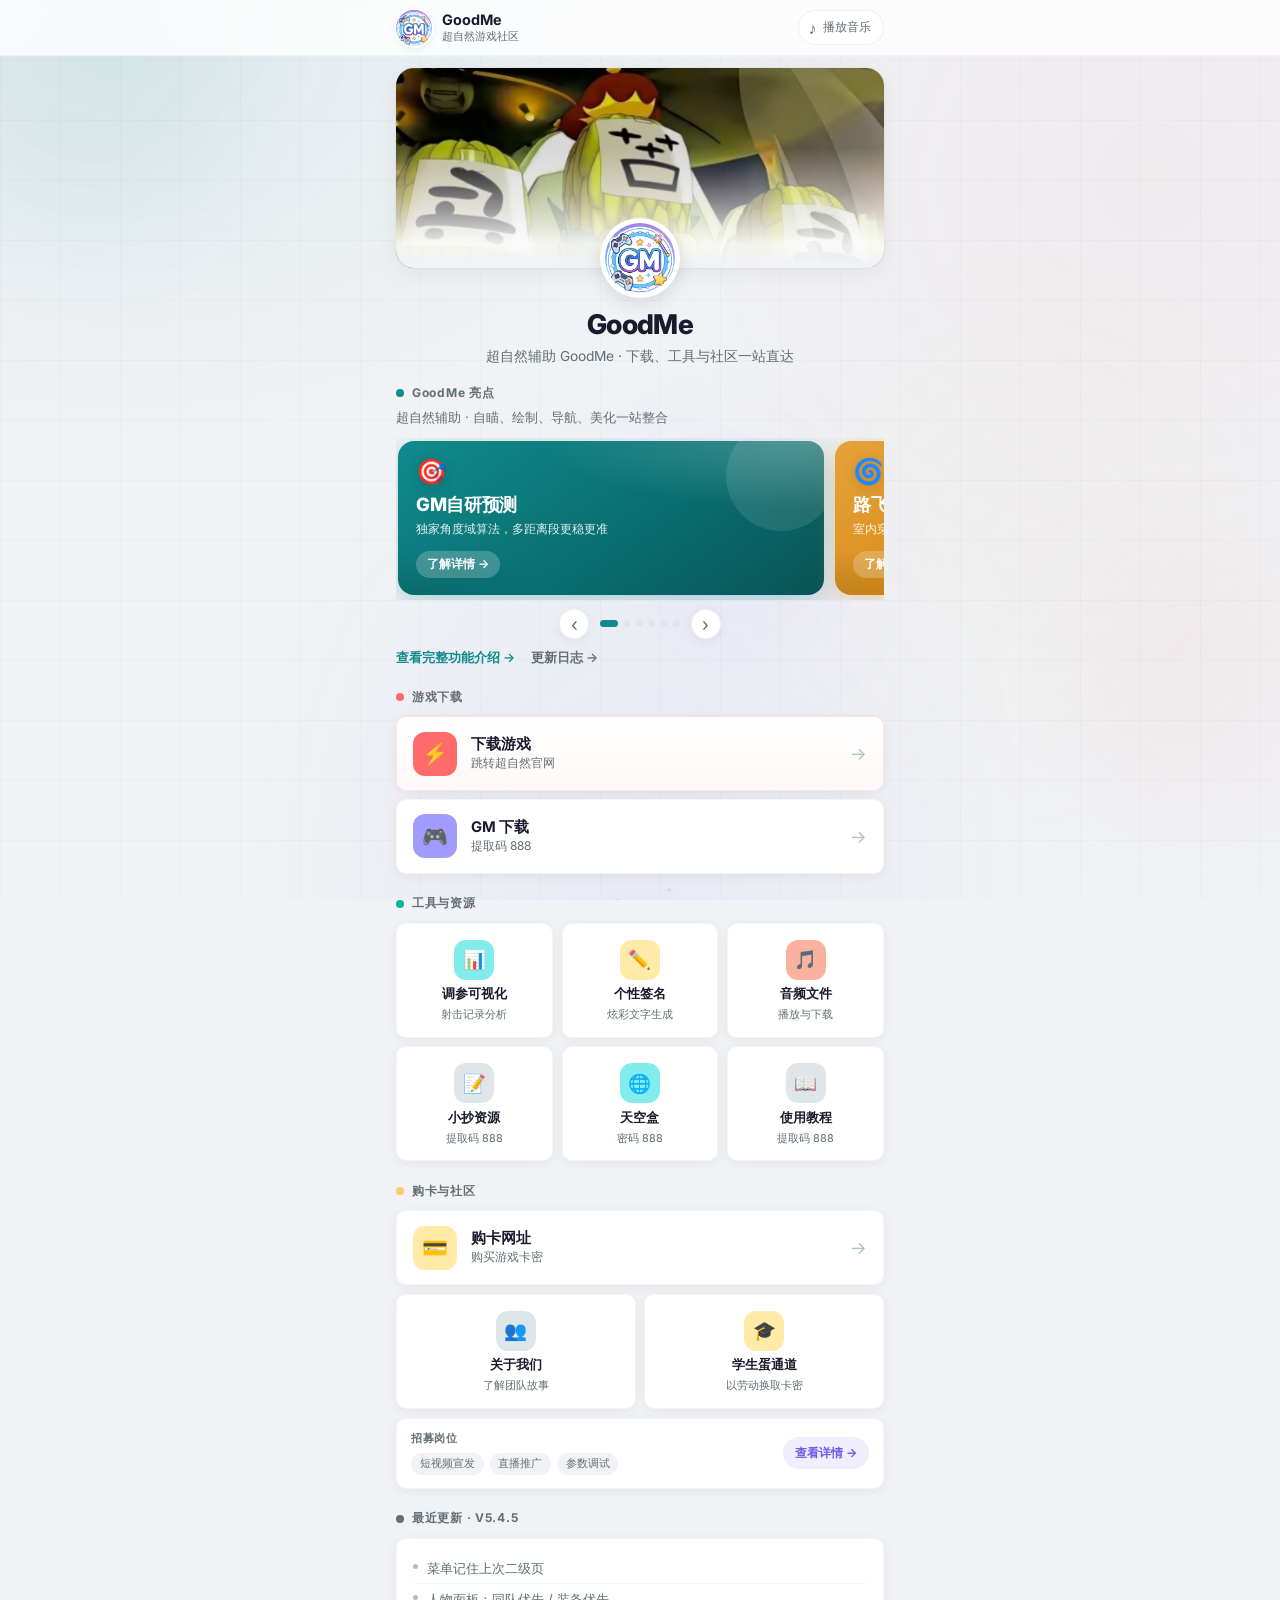
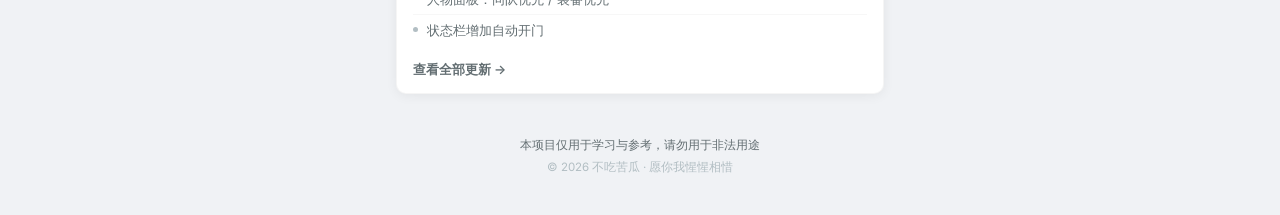
<file: index.html>
<!DOCTYPE html>
<html lang="zh-CN">
<head>
  <meta charset="UTF-8" />
  <meta name="viewport" content="width=device-width, initial-scale=1.0"/>
  <title>GoodMe | 超自然社区</title>
  <link rel="preconnect" href="https://fonts.googleapis.com">
  <link rel="preconnect" href="https://fonts.gstatic.com" crossorigin>
  <link href="https://fonts.googleapis.com/css2?family=Inter:wght@400;500;600;700;800;900&display=swap" rel="stylesheet">
  <link rel="stylesheet" href="./css/style.css" />
  <link rel="icon" href="./assets/images/avatar.jpg" type="image/jpeg" />
</head>
<body>

  <div class="mouse-glow" id="mouseGlow"></div>
  <div class="bg-deco bg-deco-1"></div>
  <div class="bg-deco bg-deco-2"></div>
  <div class="bg-deco bg-deco-3"></div>
  <div class="bg-grid"></div>

  <audio id="bg-music" loop>
    <source src="./assets/music/bg.m4a" type="audio/mp4">
  </audio>

  <!-- ===== Top Bar ===== -->
  <div class="top-bar">
    <div class="top-bar-inner">
      <div class="top-brand">
        <div class="top-avatar" id="top-avatar" style="background-image:url(./assets/images/avatar.jpg)" role="button" aria-label="品牌头像"></div>
        <div>
          <div class="top-name">GoodMe</div>
          <div class="top-tag">超自然游戏社区</div>
        </div>
      </div>
      <button class="music-pill" id="music-btn" type="button">
        <span class="music-pill-icon">♪</span>
        <span class="music-pill-text" id="music-label">播放音乐</span>
      </button>
    </div>
  </div>

  <!-- ===== Hero ===== -->
  <header class="hero" id="hero">
    <div class="hero-bg" id="hero-bg">
      <div class="hero-img" id="hero-img"></div>
      <div class="hero-img-overlay"></div>
      <div class="hero-img-gradient"></div>
    </div>
    <div class="hero-content">
      <div class="hero-avatar-wrap">
        <img src="./assets/images/avatar.jpg" alt="" class="hero-avatar" />
      </div>
      <h1 class="hero-title">GoodMe</h1>
      <p class="hero-desc">超自然辅助 GoodMe · 下载、工具与社区一站直达</p>
    </div>
  </header>

  <main class="content">

    <!-- ===== GoodMe Highlights ===== -->
    <section class="block">
      <div class="block-label">
        <span class="block-dot" style="background:#0f8b8d"></span>
        GoodMe 亮点
      </div>
      <p class="block-lead">超自然辅助 · 自瞄、绘制、导航、美化一站整合</p>
      <div class="feature-showcase" id="feature-showcase">
        <div class="feature-showcase-track" id="feature-showcase-track">
          <a href="./features.html#aimbot" class="feature-slide feature-slide-teal">
            <span class="feature-slide-icon">🎯</span>
            <span class="feature-slide-title">GM自研预测</span>
            <span class="feature-slide-sub">独家角度域算法，多距离段更稳更准</span>
            <span class="feature-slide-cta">了解详情 →</span>
          </a>
          <a href="./features.html#aimbot" class="feature-slide feature-slide-amber">
            <span class="feature-slide-icon">🌀</span>
            <span class="feature-slide-title">路飞静默</span>
            <span class="feature-slide-sub">室内穿墙静默，近战局更有优势</span>
            <span class="feature-slide-cta">了解详情 →</span>
          </a>
          <a href="./features.html#beautify" class="feature-slide feature-slide-pink">
            <span class="feature-slide-icon">✨</span>
            <span class="feature-slide-title">美化与卡头</span>
            <span class="feature-slide-sub">全角色/道具皮肤混搭，自由卡头</span>
            <span class="feature-slide-cta">了解详情 →</span>
          </a>
          <a href="./features.html#teleport" class="feature-slide feature-slide-green">
            <span class="feature-slide-icon">🗺️</span>
            <span class="feature-slide-title">导航与小抄</span>
            <span class="feature-slide-sub">地图路线绘制 + 小抄窗口直奔目标</span>
            <span class="feature-slide-cta">了解详情 →</span>
          </a>
          <a href="./features.html#features" class="feature-slide feature-slide-purple">
            <span class="feature-slide-icon">🙌</span>
            <span class="feature-slide-title">解放双手</span>
            <span class="feature-slide-sub">拾取、开门、提交、撤离自动化</span>
            <span class="feature-slide-cta">了解详情 →</span>
          </a>
          <a href="./features.html#settings" class="feature-slide feature-slide-coral">
            <span class="feature-slide-icon">📺</span>
            <span class="feature-slide-title">主播模式</span>
            <span class="feature-slide-sub">录屏截图捕不到菜单，开播更安心</span>
            <span class="feature-slide-cta">了解详情 →</span>
          </a>
        </div>
        <div class="feature-showcase-controls">
          <button type="button" class="feature-showcase-arrow" id="feature-prev" aria-label="上一项">‹</button>
          <div class="feature-showcase-dots" id="feature-showcase-dots" role="tablist" aria-label="亮点切换"></div>
          <button type="button" class="feature-showcase-arrow" id="feature-next" aria-label="下一项">›</button>
        </div>
      </div>
      <div class="block-actions">
        <a href="./features.html" class="text-link text-link-primary">查看完整功能介绍 →</a>
        <a href="./changelog.html" class="text-link">更新日志 →</a>
      </div>
    </section>

    <!-- ===== Downloads ===== -->
    <section class="block" id="downloads">
      <div class="block-label">
        <span class="block-dot" style="background:#ff6b6b"></span>
        游戏下载
      </div>
      <div class="link-stack">
        <a href="https://www.chaoziran.com/" class="btn-download btn-download-primary" target="_blank" rel="noopener noreferrer">
          <span class="btn-download-icon" style="background:#ff6b6b">⚡</span>
          <span class="btn-download-body">
            <span class="btn-download-title">下载游戏</span>
            <span class="btn-download-sub">跳转超自然官网</span>
          </span>
          <span class="btn-download-arrow">→</span>
        </a>
        <a href="https://wwbeq.lanzoub.com/b019vpbl8d" class="btn-download" target="_blank" rel="noopener noreferrer">
          <span class="btn-download-icon" style="background:#a29bfe">🎮</span>
          <span class="btn-download-body">
            <span class="btn-download-title">GM 下载</span>
            <span class="btn-download-sub">提取码 888</span>
          </span>
          <span class="btn-download-arrow">→</span>
        </a>
      </div>
    </section>

    <!-- ===== Tools & Resources ===== -->
    <section class="block">
      <div class="block-label">
        <span class="block-dot" style="background:#00b894"></span>
        工具与资源
      </div>
      <div class="card-grid card-grid-3">
        <a href="./tuning.html" class="card-sm">
          <span class="card-sm-icon" style="background:#81ecec;color:#00b894">📊</span>
          <span class="card-sm-title">调参可视化</span>
          <span class="card-sm-sub">射击记录分析</span>
        </a>
        <a href="./signature.html" class="card-sm" id="sig-btn">
          <span class="card-sm-icon" style="background:#ffeaa7;color:#d68910">✏️</span>
          <span class="card-sm-title">个性签名</span>
          <span class="card-sm-sub">炫彩文字生成</span>
        </a>
        <a href="./audio.html" class="card-sm">
          <span class="card-sm-icon" style="background:#fab1a0;color:#d63031">🎵</span>
          <span class="card-sm-title">音频文件</span>
          <span class="card-sm-sub">播放与下载</span>
        </a>
        <a href="https://wwbeq.lanzoub.com/b019w0t9wj" class="card-sm" target="_blank" rel="noopener noreferrer">
          <span class="card-sm-icon" style="background:#dfe6e9;color:#636e72">📝</span>
          <span class="card-sm-title">小抄资源</span>
          <span class="card-sm-sub">提取码 888</span>
        </a>
        <a href="https://wwbeq.lanzoub.com/b019w0t9uh" class="card-sm" target="_blank" rel="noopener noreferrer">
          <span class="card-sm-icon" style="background:#81ecec;color:#00b894">🌐</span>
          <span class="card-sm-title">天空盒</span>
          <span class="card-sm-sub">密码 888</span>
        </a>
        <a href="https://wwbeq.lanzoub.com/b019vrc8uf" class="card-sm" id="usage-btn" target="_blank" rel="noopener noreferrer">
          <span class="card-sm-icon" style="background:#dfe6e9;color:#636e72">📖</span>
          <span class="card-sm-title">使用教程</span>
          <span class="card-sm-sub">提取码 888</span>
        </a>
      </div>
    </section>

    <!-- ===== Shop & Community ===== -->
    <section class="block">
      <div class="block-label">
        <span class="block-dot" style="background:#fdcb6e"></span>
        购卡与社区
      </div>
      <div class="link-stack">
        <a href="https://jyy.xslnb.com/shop/goodme" class="btn-download" target="_blank" rel="noopener noreferrer">
          <span class="btn-download-icon" style="background:#ffeaa7;color:#d68910">💳</span>
          <span class="btn-download-body">
            <span class="btn-download-title">购卡网址</span>
            <span class="btn-download-sub">购买游戏卡密</span>
          </span>
          <span class="btn-download-arrow">→</span>
        </a>
      </div>
      <div class="card-grid" style="margin-top:0.55rem">
        <button class="card-sm" id="about-btn" type="button">
          <span class="card-sm-icon" style="background:#dfe6e9;color:#6c5ce7">👥</span>
          <span class="card-sm-title">关于我们</span>
          <span class="card-sm-sub">了解团队故事</span>
        </button>
        <button class="card-sm" id="join-btn" type="button">
          <span class="card-sm-icon" style="background:#ffeaa7;color:#d68910">🎓</span>
          <span class="card-sm-title">学生蛋通道</span>
          <span class="card-sm-sub">以劳动换取卡密</span>
        </button>
      </div>

      <div class="recruit-bar">
        <div class="recruit-bar-main">
          <span class="recruit-bar-label">招募岗位</span>
          <div class="recruit-bar-items">
            <span class="recruit-bar-pill">短视频宣发</span>
            <span class="recruit-bar-pill">直播推广</span>
            <span class="recruit-bar-pill">参数调试</span>
          </div>
        </div>
        <button class="recruit-bar-more" id="recruit-more-btn" type="button">查看详情 →</button>
      </div>
    </section>

    <!-- ===== Recent Updates ===== -->
    <section class="block">
      <div class="block-label">
        <span class="block-dot" style="background:#636e72"></span>
        最近更新 · V5.4.5
      </div>
      <div class="update-panel">
        <ul class="update-list">
          <li>菜单记住上次二级页</li>
          <li>人物面板：同队优先 / 装备优先</li>
          <li>状态栏增加自动开门</li>
        </ul>
        <a href="./changelog.html" class="text-link">查看全部更新 →</a>
      </div>
    </section>

    <!-- ===== Footer ===== -->
    <footer>
      <p class="footer-disclaimer">本项目仅用于学习与参考，请勿用于非法用途</p>
      <p>© 2026 不吃苦瓜 · 愿你我惺惺相惜</p>
    </footer>

  </main>

  <!-- ===== Modals ===== -->
  <div class="modal" id="about-modal">
    <div class="modal-overlay"></div>
    <div class="modal-box">
      <div class="modal-box-head">
        <h3>👥 关于我们</h3>
        <button class="modal-box-x" data-close="about-modal" type="button">&times;</button>
      </div>
      <div class="modal-box-body">
        <p>我们是一群热爱技术的开发者，致力于为玩家提供下载入口、实用工具与学习资源。欢迎加入 GoodMe 一起交流成长。</p>
        <p class="modal-note">本项目仅供学习与参考，请勿用于非法用途。</p>
      </div>
    </div>
  </div>

  <div class="modal" id="sponsor-modal">
    <div class="modal-overlay"></div>
    <div class="modal-box">
      <div class="modal-box-head">
        <h3>🎓 学生蛋通道</h3>
        <button class="modal-box-x" data-close="sponsor-modal" type="button">&times;</button>
      </div>
      <div class="modal-box-body">
        <p>如果你是学生党或暂时资金紧张，欢迎查看我们的招募要求！只要符合条件，通过付出劳动即可换取卡密作为回报。</p>
        <div class="modal-recruit">
          <h4>招募岗位</h4>
          <ul>
            <li>短视频宣发组 — 制作并推广游戏短视频内容</li>
            <li>直播宣发组 — 负责游戏直播推广与观众互动</li>
            <li>参数调试组 — 参与游戏参数测试与优化工作</li>
          </ul>
        </div>
        <div class="modal-contact">
          <p>对以上岗位感兴趣？欢迎加入我们的QQ群：</p>
          <a href="https://qm.qq.com/q/dhgh88RGRG" target="_blank" rel="noopener noreferrer" class="qq-link"><strong>点击加入群聊【GM宣传组】</strong></a>
        </div>
      </div>
    </div>
  </div>

  <script src="./js/script.js?v=20260326a"></script>
</body>
</html>
</file>
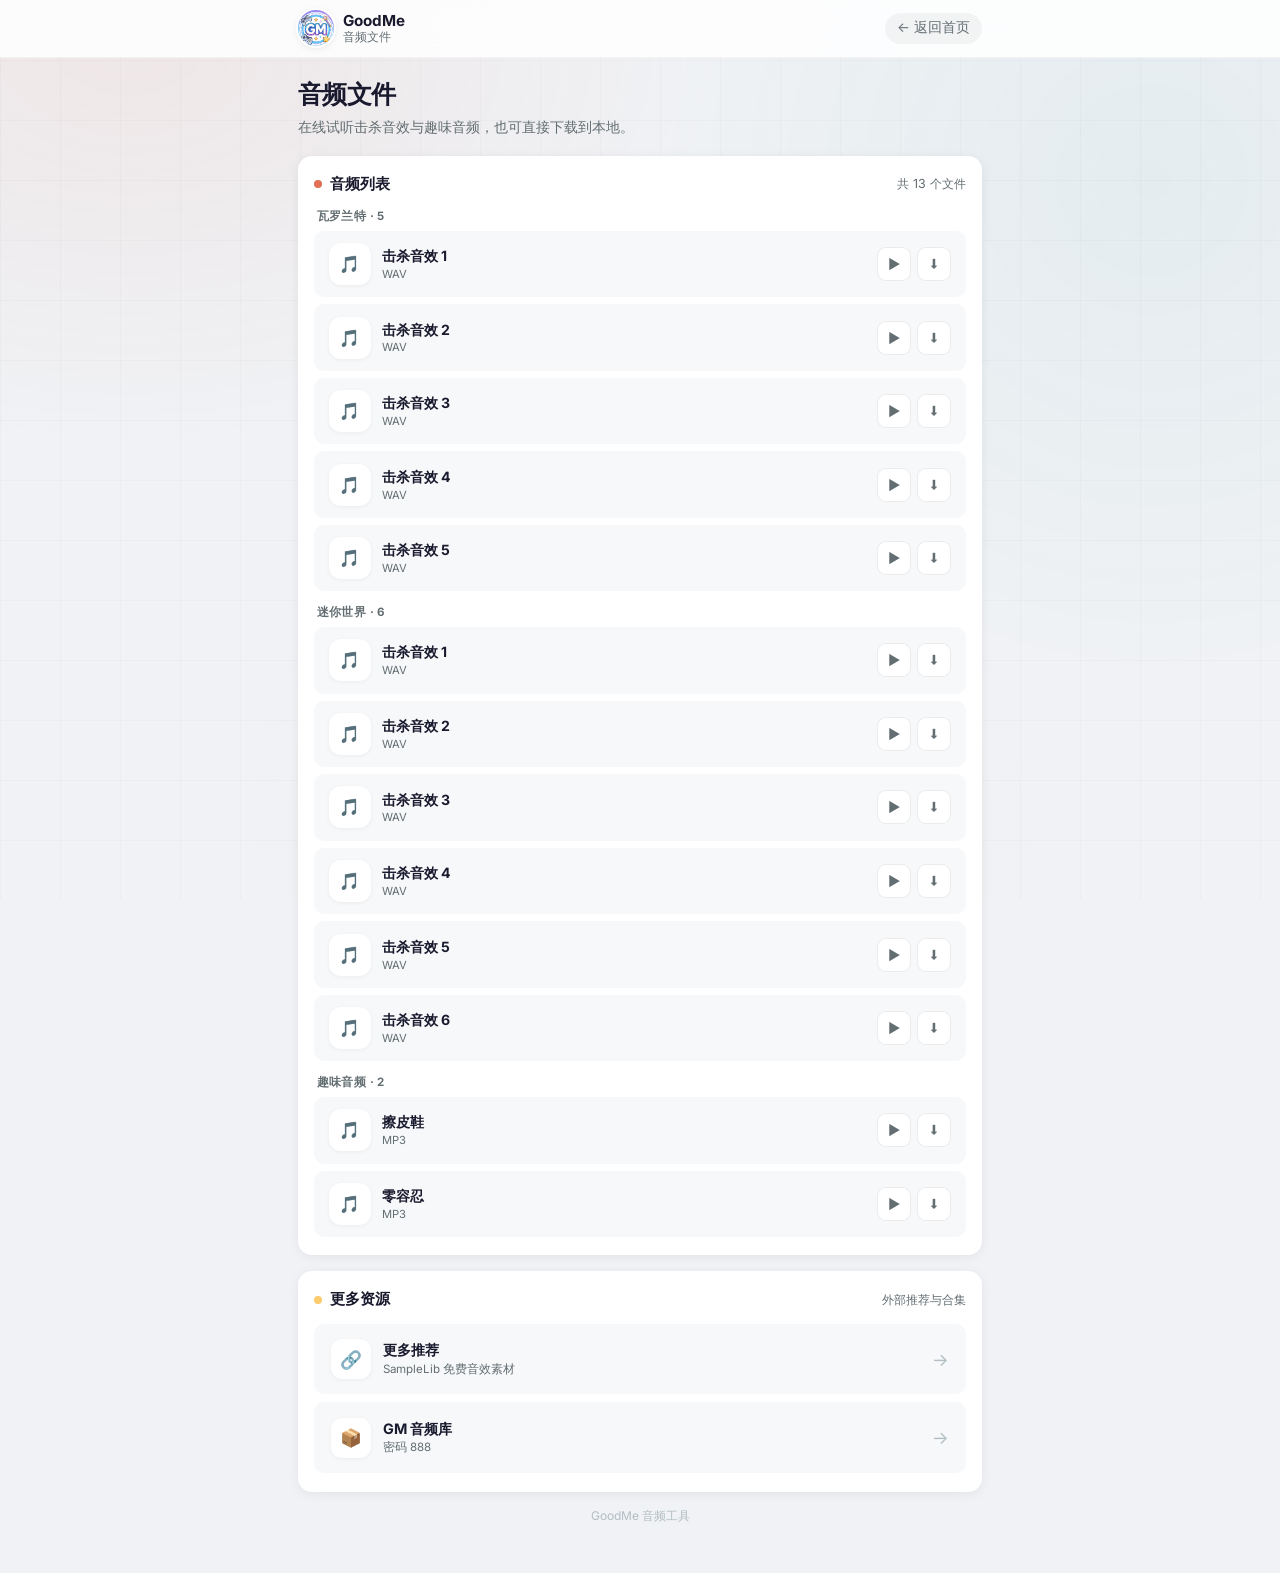
<file: audio.html>
<!DOCTYPE html>
<html lang="zh-CN">
<head>
  <meta charset="UTF-8" />
  <meta name="viewport" content="width=device-width, initial-scale=1.0"/>
  <title>音频文件 - GoodMe</title>
  <link rel="preconnect" href="https://fonts.googleapis.com">
  <link rel="preconnect" href="https://fonts.gstatic.com" crossorigin>
  <link href="https://fonts.googleapis.com/css2?family=Inter:wght@400;500;600;700;800;900&display=swap" rel="stylesheet">
  <link rel="icon" href="./assets/images/avatar.jpg" type="image/jpeg" />
  <style>
    :root {
      --bg: #f0f2f5;
      --surface: #ffffff;
      --text: #1a1a2e;
      --text-dim: #636e72;
      --text-muted: #b2bec3;
      --shadow: 0 2px 12px rgba(0,0,0,0.06);
      --shadow-hover: 0 6px 24px rgba(0,0,0,0.1);
      --radius: 14px;
      --radius-sm: 10px;
      --font: 'Inter', -apple-system, BlinkMacSystemFont, sans-serif;
      --primary: #e17055;
      --primary-soft: rgba(225, 112, 85, 0.12);
      --ease: 0.3s cubic-bezier(0.4, 0, 0.2, 1);
    }
    *, *::before, *::after { margin: 0; padding: 0; box-sizing: border-box; }
    body {
      font-family: var(--font);
      background: var(--bg);
      color: var(--text);
      min-height: 100vh;
      -webkit-font-smoothing: antialiased;
      padding-bottom: 3rem;
      position: relative;
    }
    body::before {
      content: '';
      position: fixed;
      inset: 0;
      background:
        radial-gradient(ellipse 600px 400px at 10% 5%, rgba(225, 112, 85, 0.08), transparent),
        radial-gradient(ellipse 500px 500px at 90% 20%, rgba(15, 139, 141, 0.05), transparent),
        radial-gradient(ellipse 400px 500px at 50% 95%, rgba(253, 203, 110, 0.05), transparent);
      pointer-events: none;
      z-index: 0;
    }
    .bg-grid {
      position: fixed;
      inset: 0;
      background-image:
        linear-gradient(rgba(0,0,0,0.02) 1px, transparent 1px),
        linear-gradient(90deg, rgba(0,0,0,0.02) 1px, transparent 1px);
      background-size: 60px 60px;
      pointer-events: none;
      z-index: 0;
    }

    .top-bar {
      position: sticky;
      top: 0;
      z-index: 100;
      background: rgba(255,255,255,0.85);
      backdrop-filter: blur(16px);
      -webkit-backdrop-filter: blur(16px);
      border-bottom: 1px solid rgba(0,0,0,0.04);
    }
    .top-bar-inner {
      max-width: 720px;
      margin: 0 auto;
      padding: 0.65rem 1.1rem;
      display: flex;
      align-items: center;
      justify-content: space-between;
      gap: 0.75rem;
    }
    .top-brand {
      display: flex;
      align-items: center;
      gap: 0.6rem;
      text-decoration: none;
      color: var(--text);
    }
    .top-avatar {
      width: 36px; height: 36px;
      border-radius: 50%;
      background-image: url(./assets/images/avatar.jpg);
      background-size: cover;
      background-position: center;
      box-shadow: 0 0 0 2px #fff, 0 2px 8px rgba(0,0,0,0.1);
    }
    .top-name { font-weight: 700; font-size: 0.95rem; line-height: 1.2; }
    .top-tag { font-size: 0.72rem; color: var(--text-dim); }
    .back-link {
      font-size: 0.85rem;
      color: var(--text-dim);
      text-decoration: none;
      padding: 0.4rem 0.75rem;
      border-radius: 999px;
      background: rgba(0,0,0,0.04);
      transition: background var(--ease), color var(--ease);
      white-space: nowrap;
    }
    .back-link:hover { background: rgba(0,0,0,0.08); color: var(--text); }

    .content {
      max-width: 720px;
      margin: 0 auto;
      padding: 1.25rem 1.1rem 0;
      position: relative;
      z-index: 1;
    }

    .page-head { margin-bottom: 1.15rem; }
    .page-head h1 {
      font-size: 1.55rem;
      font-weight: 800;
      letter-spacing: -0.02em;
      margin-bottom: 0.35rem;
    }
    .page-head p {
      color: var(--text-dim);
      font-size: 0.9rem;
      line-height: 1.5;
    }

    .panel {
      background: var(--surface);
      border-radius: var(--radius);
      box-shadow: var(--shadow);
      padding: 1.1rem 1.05rem 1.15rem;
      margin-bottom: 1rem;
    }
    .panel-head {
      display: flex;
      align-items: baseline;
      justify-content: space-between;
      gap: 0.75rem;
      margin-bottom: 0.85rem;
      flex-wrap: wrap;
    }
    .panel-title {
      font-size: 0.95rem;
      font-weight: 700;
      display: flex;
      align-items: center;
      gap: 0.45rem;
    }
    .panel-dot {
      width: 8px; height: 8px;
      border-radius: 50%;
      flex-shrink: 0;
    }
    .panel-desc {
      font-size: 0.78rem;
      color: var(--text-dim);
    }

    .group-label {
      font-size: 0.72rem;
      font-weight: 700;
      color: var(--text-dim);
      letter-spacing: 0.03em;
      margin: 0.85rem 0 0.45rem;
      padding-left: 0.15rem;
    }
    .group-label:first-child { margin-top: 0; }

    .audio-stack {
      display: flex;
      flex-direction: column;
      gap: 0.45rem;
    }

    .audio-card {
      background: #f7f8fa;
      border: 1.5px solid transparent;
      border-radius: var(--radius-sm);
      padding: 0.7rem 0.85rem;
      transition: var(--ease);
    }
    .audio-card:hover {
      background: #f3f4f6;
      border-color: rgba(0,0,0,0.04);
    }
    .audio-card.playing {
      border-color: rgba(225, 112, 85, 0.35);
      background: rgba(225, 112, 85, 0.06);
      box-shadow: 0 0 0 3px var(--primary-soft);
    }

    .audio-row {
      display: flex;
      align-items: center;
      gap: 0.7rem;
    }

    .audio-icon {
      width: 42px;
      height: 42px;
      border-radius: 12px;
      display: flex;
      align-items: center;
      justify-content: center;
      font-size: 1.05rem;
      flex-shrink: 0;
      background: #fff;
      box-shadow: 0 1px 4px rgba(0,0,0,0.05);
    }
    .audio-card.playing .audio-icon {
      background: var(--primary);
      color: #fff;
      box-shadow: none;
    }

    .audio-info { flex: 1; min-width: 0; }
    .audio-name {
      font-weight: 700;
      font-size: 0.88rem;
      line-height: 1.3;
      white-space: nowrap;
      overflow: hidden;
      text-overflow: ellipsis;
    }
    .audio-meta {
      font-size: 0.7rem;
      color: var(--text-dim);
      margin-top: 0.1rem;
    }

    .audio-actions {
      display: flex;
      gap: 0.35rem;
      flex-shrink: 0;
    }
    .audio-btn {
      width: 34px;
      height: 34px;
      border: 1.5px solid rgba(0,0,0,0.08);
      border-radius: 9px;
      background: #fff;
      cursor: pointer;
      display: flex;
      align-items: center;
      justify-content: center;
      font-size: 0.85rem;
      transition: var(--ease);
      color: var(--text-dim);
      font-family: var(--font);
      flex-shrink: 0;
    }
    .audio-btn:hover {
      border-color: var(--primary);
      color: var(--primary);
      background: var(--primary-soft);
    }
    .audio-btn.play-btn.playing {
      background: var(--primary);
      border-color: var(--primary);
      color: #fff;
    }
    .audio-btn.download-btn:hover {
      background: #0f8b8d;
      border-color: #0f8b8d;
      color: #fff;
    }

    .audio-progress-wrap {
      display: none;
      align-items: center;
      gap: 0.55rem;
      margin-top: 0.55rem;
      padding-left: 3.35rem;
    }
    .audio-card.playing .audio-progress-wrap { display: flex; }
    .audio-progress { flex: 1; }
    .audio-progress input[type="range"] {
      width: 100%;
      height: 4px;
      -webkit-appearance: none;
      appearance: none;
      background: rgba(0,0,0,0.1);
      border-radius: 999px;
      outline: none;
    }
    .audio-progress input[type="range"]::-webkit-slider-thumb {
      -webkit-appearance: none;
      width: 14px;
      height: 14px;
      border-radius: 50%;
      background: var(--primary);
      cursor: pointer;
      border: 2px solid #fff;
      box-shadow: 0 1px 4px rgba(0,0,0,0.2);
    }
    .audio-progress input[type="range"]::-moz-range-thumb {
      width: 14px;
      height: 14px;
      border-radius: 50%;
      background: var(--primary);
      cursor: pointer;
      border: 2px solid #fff;
      box-shadow: 0 1px 4px rgba(0,0,0,0.2);
    }
    .audio-time {
      font-size: 0.68rem;
      color: var(--text-dim);
      min-width: 72px;
      text-align: right;
      flex-shrink: 0;
      font-variant-numeric: tabular-nums;
    }

    .empty-state {
      text-align: center;
      padding: 2.5rem 1rem;
      color: var(--text-muted);
    }
    .empty-state-icon { font-size: 2.2rem; margin-bottom: 0.45rem; }
    .empty-state-text { font-size: 0.85rem; }

    .more-stack {
      display: flex;
      flex-direction: column;
      gap: 0.5rem;
    }
    .more-link {
      display: flex;
      align-items: center;
      gap: 0.75rem;
      padding: 0.9rem 1rem;
      background: #f7f8fa;
      border: 1.5px solid transparent;
      border-radius: var(--radius-sm);
      text-decoration: none;
      color: var(--text);
      transition: var(--ease);
    }
    .more-link:hover {
      background: #fff;
      border-color: rgba(0,0,0,0.06);
      box-shadow: var(--shadow);
      transform: translateY(-1px);
    }
    .more-link-icon {
      width: 40px; height: 40px;
      border-radius: 11px;
      background: #fff;
      display: flex;
      align-items: center;
      justify-content: center;
      font-size: 1.1rem;
      flex-shrink: 0;
      box-shadow: 0 1px 4px rgba(0,0,0,0.05);
    }
    .more-link-body { flex: 1; min-width: 0; }
    .more-link-title {
      display: block;
      font-weight: 700;
      font-size: 0.9rem;
      line-height: 1.3;
    }
    .more-link-sub {
      display: block;
      font-size: 0.72rem;
      color: var(--text-dim);
      margin-top: 0.1rem;
    }
    .more-link-arrow {
      font-size: 1.1rem;
      color: var(--text-muted);
      transition: var(--ease);
    }
    .more-link:hover .more-link-arrow {
      color: var(--primary);
      transform: translateX(3px);
    }

    .footer-note {
      text-align: center;
      color: var(--text-muted);
      font-size: 0.75rem;
      margin-top: 0.35rem;
    }

    @media (max-width: 480px) {
      .content { padding: 1rem 0.9rem 0; }
      .page-head h1 { font-size: 1.3rem; }
      .panel { padding: 1rem 0.9rem; }
      .audio-card { padding: 0.6rem 0.7rem; }
      .audio-row { gap: 0.5rem; }
      .audio-icon { width: 36px; height: 36px; font-size: 0.9rem; }
      .audio-btn { width: 32px; height: 32px; font-size: 0.8rem; }
      .audio-progress-wrap { padding-left: 2.9rem; }
    }
  </style>
</head>
<body>

  <div class="bg-grid"></div>

  <div class="top-bar">
    <div class="top-bar-inner">
      <a href="./index.html" class="top-brand">
        <div class="top-avatar"></div>
        <div>
          <div class="top-name">GoodMe</div>
          <div class="top-tag">音频文件</div>
        </div>
      </a>
      <a href="./index.html" class="back-link">← 返回首页</a>
    </div>
  </div>

  <div class="content">
    <div class="page-head">
      <h1>音频文件</h1>
      <p>在线试听击杀音效与趣味音频，也可直接下载到本地。</p>
    </div>

    <section class="panel">
      <div class="panel-head">
        <div class="panel-title">
          <span class="panel-dot" style="background:var(--primary)"></span>
          音频列表
        </div>
        <div class="panel-desc" id="audioCount">—</div>
      </div>
      <div id="audioList"></div>
    </section>

    <section class="panel">
      <div class="panel-head">
        <div class="panel-title">
          <span class="panel-dot" style="background:#fdcb6e"></span>
          更多资源
        </div>
        <div class="panel-desc">外部推荐与合集</div>
      </div>
      <div class="more-stack">
        <a href="https://samplelib.com/zh/sample-wav.html" class="more-link" target="_blank" rel="noopener noreferrer">
          <span class="more-link-icon">🔗</span>
          <span class="more-link-body">
            <span class="more-link-title">更多推荐</span>
            <span class="more-link-sub">SampleLib 免费音效素材</span>
          </span>
          <span class="more-link-arrow">→</span>
        </a>
        <a href="https://wwbeq.lanzoub.com/b019w0t9vi" class="more-link" target="_blank" rel="noopener noreferrer">
          <span class="more-link-icon">📦</span>
          <span class="more-link-body">
            <span class="more-link-title">GM 音频库</span>
            <span class="more-link-sub">密码 888</span>
          </span>
          <span class="more-link-arrow">→</span>
        </a>
      </div>
    </section>

    <p class="footer-note">GoodMe 音频工具</p>
  </div>

  <audio id="player"></audio>

  <script>
    var audioFiles = [
      { name: '击杀音效 1', group: '瓦罗兰特', file: './assets/music/killsounds/kill_1.wav', size: 'wav' },
      { name: '击杀音效 2', group: '瓦罗兰特', file: './assets/music/killsounds/kill_2.wav', size: 'wav' },
      { name: '击杀音效 3', group: '瓦罗兰特', file: './assets/music/killsounds/kill_3.wav', size: 'wav' },
      { name: '击杀音效 4', group: '瓦罗兰特', file: './assets/music/killsounds/kill_4.wav', size: 'wav' },
      { name: '击杀音效 5', group: '瓦罗兰特', file: './assets/music/killsounds/kill_5.wav', size: 'wav' },
      { name: '击杀音效 1', group: '迷你世界', file: './assets/music/mini/kill_1.wav', size: 'wav' },
      { name: '击杀音效 2', group: '迷你世界', file: './assets/music/mini/kill_2.wav', size: 'wav' },
      { name: '击杀音效 3', group: '迷你世界', file: './assets/music/mini/kill_3.wav', size: 'wav' },
      { name: '击杀音效 4', group: '迷你世界', file: './assets/music/mini/kill_4.wav', size: 'wav' },
      { name: '击杀音效 5', group: '迷你世界', file: './assets/music/mini/kill_5.wav', size: 'wav' },
      { name: '击杀音效 6', group: '迷你世界', file: './assets/music/mini/kill_6.wav', size: 'wav' },
      { name: '擦皮鞋', group: '趣味音频', file: './assets/music/擦皮鞋.mp3', size: 'mp3' },
      { name: '零容忍', group: '趣味音频', file: './assets/music/零容忍.mp3', size: 'mp3' },
    ];

    var player = document.getElementById('player');
    var audioList = document.getElementById('audioList');
    var audioCount = document.getElementById('audioCount');
    var currentIdx = -1;

    function formatTime(seconds) {
      if (isNaN(seconds)) return '0:00';
      var m = Math.floor(seconds / 60);
      var s = Math.floor(seconds % 60);
      return m + ':' + (s < 10 ? '0' : '') + s;
    }

    function downloadFile(url, filename) {
      var a = document.createElement('a');
      a.href = url;
      a.download = filename;
      document.body.appendChild(a);
      a.click();
      document.body.removeChild(a);
    }

    function groupFiles(list) {
      var order = [];
      var map = {};
      list.forEach(function (item, idx) {
        var g = item.group || '其他';
        if (!map[g]) {
          map[g] = [];
          order.push(g);
        }
        map[g].push({ item: item, idx: idx });
      });
      return order.map(function (g) {
        return { group: g, items: map[g] };
      });
    }

    function createCard(item, idx) {
      var card = document.createElement('div');
      card.className = 'audio-card' + (idx === currentIdx ? ' playing' : '');
      card.dataset.idx = idx;

      var row = document.createElement('div');
      row.className = 'audio-row';

      var icon = document.createElement('div');
      icon.className = 'audio-icon';
      icon.textContent = '🎵';

      var info = document.createElement('div');
      info.className = 'audio-info';
      var name = document.createElement('div');
      name.className = 'audio-name';
      name.textContent = item.name;
      var meta = document.createElement('div');
      meta.className = 'audio-meta';
      meta.textContent = item.size.toUpperCase();
      info.appendChild(name);
      info.appendChild(meta);

      var actions = document.createElement('div');
      actions.className = 'audio-actions';

      var playBtn = document.createElement('button');
      playBtn.type = 'button';
      playBtn.className = 'audio-btn play-btn' + (idx === currentIdx && !player.paused ? ' playing' : '');
      playBtn.setAttribute('aria-label', '播放');
      playBtn.textContent = (idx === currentIdx && !player.paused) ? '⏸' : '▶';
      playBtn.addEventListener('click', function () {
        togglePlay(idx);
      });

      var dlBtn = document.createElement('button');
      dlBtn.type = 'button';
      dlBtn.className = 'audio-btn download-btn';
      dlBtn.setAttribute('aria-label', '下载');
      dlBtn.textContent = '⬇';
      dlBtn.addEventListener('click', function () {
        downloadFile(item.file, item.file.split('/').pop());
      });

      actions.appendChild(playBtn);
      actions.appendChild(dlBtn);

      row.appendChild(icon);
      row.appendChild(info);
      row.appendChild(actions);
      card.appendChild(row);

      var progWrap = document.createElement('div');
      progWrap.className = 'audio-progress-wrap';
      var prog = document.createElement('div');
      prog.className = 'audio-progress';
      var range = document.createElement('input');
      range.type = 'range';
      range.min = 0;
      range.max = 100;
      range.value = 0;
      range.dataset.idx = idx;
      range.addEventListener('input', function () {
        if (player.duration) {
          player.currentTime = (range.value / 100) * player.duration;
        }
      });
      prog.appendChild(range);
      var time = document.createElement('div');
      time.className = 'audio-time';
      time.textContent = '0:00 / 0:00';
      progWrap.appendChild(prog);
      progWrap.appendChild(time);
      card.appendChild(progWrap);

      return card;
    }

    function renderList() {
      audioList.innerHTML = '';
      if (audioCount) audioCount.textContent = '共 ' + audioFiles.length + ' 个文件';

      if (audioFiles.length === 0) {
        audioList.innerHTML = '<div class="empty-state"><div class="empty-state-icon">🎵</div><div class="empty-state-text">暂无音频文件</div></div>';
        return;
      }

      var groups = groupFiles(audioFiles);
      groups.forEach(function (g) {
        var label = document.createElement('div');
        label.className = 'group-label';
        label.textContent = g.group + ' · ' + g.items.length;
        audioList.appendChild(label);

        var stack = document.createElement('div');
        stack.className = 'audio-stack';
        g.items.forEach(function (entry) {
          stack.appendChild(createCard(entry.item, entry.idx));
        });
        audioList.appendChild(stack);
      });
    }

    function togglePlay(idx) {
      var file = audioFiles[idx];
      if (currentIdx === idx && !player.paused) {
        player.pause();
      } else if (currentIdx === idx && player.paused) {
        player.play();
      } else {
        currentIdx = idx;
        player.src = file.file;
        player.play();
        updatePlayingUI();
      }
    }

    function updatePlayingUI() {
      var cards = audioList.querySelectorAll('.audio-card');
      cards.forEach(function (c) {
        var i = parseInt(c.dataset.idx, 10);
        var active = i === currentIdx;
        c.classList.toggle('playing', active);
        var btn = c.querySelector('.play-btn');
        if (!btn) return;
        var isPlaying = active && !player.paused;
        btn.textContent = isPlaying ? '⏸' : '▶';
        btn.classList.toggle('playing', isPlaying);
      });
    }

    player.addEventListener('play', updatePlayingUI);
    player.addEventListener('pause', updatePlayingUI);

    player.addEventListener('timeupdate', function () {
      var cards = audioList.querySelectorAll('.audio-card');
      cards.forEach(function (c) {
        var i = parseInt(c.dataset.idx, 10);
        if (i !== currentIdx) return;
        var time = c.querySelector('.audio-time');
        var range = c.querySelector('.audio-progress input');
        if (time) time.textContent = formatTime(player.currentTime) + ' / ' + formatTime(player.duration);
        if (range && player.duration) range.value = (player.currentTime / player.duration) * 100;
      });
    });

    player.addEventListener('ended', function () {
      currentIdx = -1;
      updatePlayingUI();
    });

    renderList();
  </script>
</body>
</html>
</file>
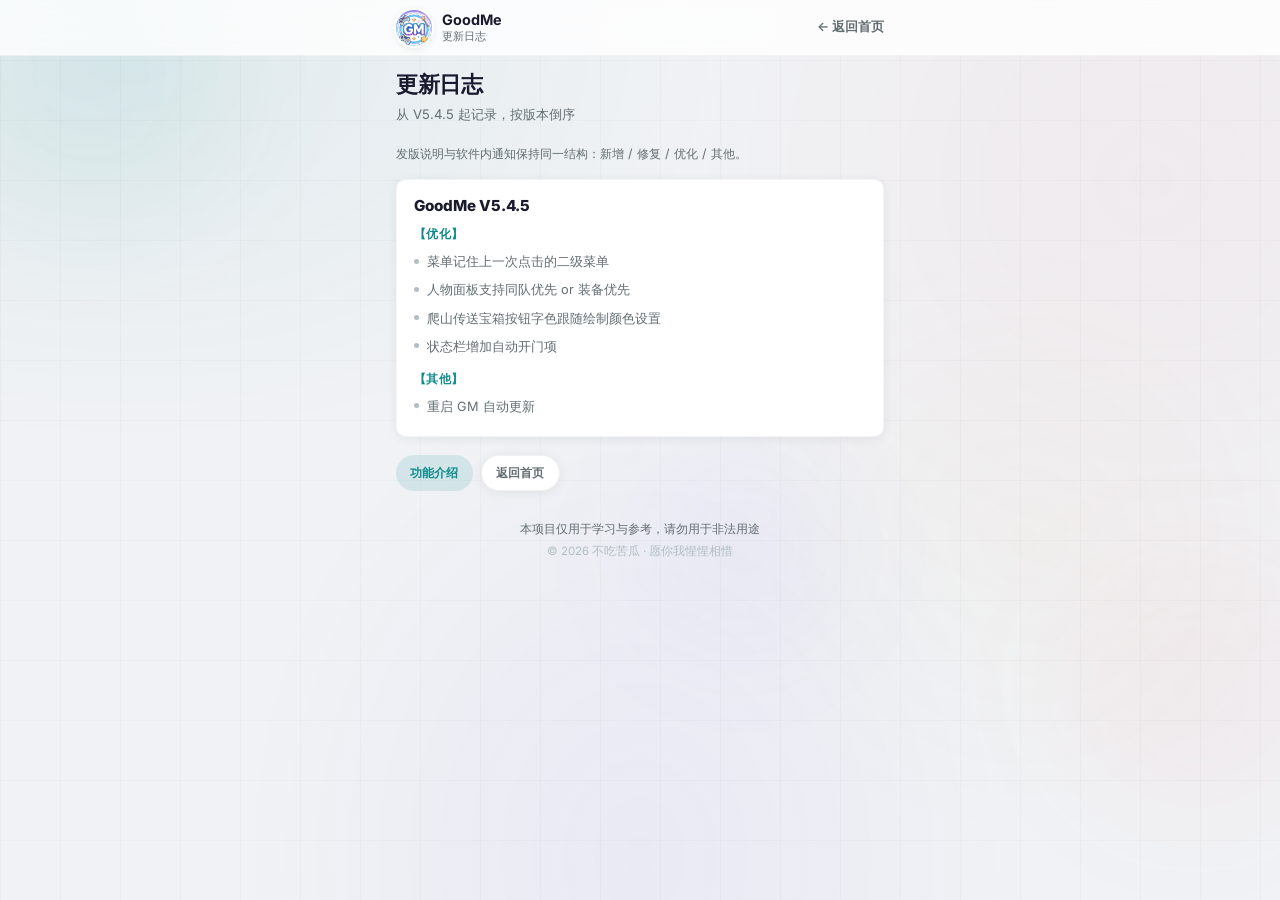
<file: changelog.html>
<!DOCTYPE html>
<html lang="zh-CN">
<head>
  <meta charset="UTF-8" />
  <meta name="viewport" content="width=device-width, initial-scale=1.0"/>
  <title>更新日志 | GoodMe</title>
  <link rel="preconnect" href="https://fonts.googleapis.com">
  <link rel="preconnect" href="https://fonts.gstatic.com" crossorigin>
  <link href="https://fonts.googleapis.com/css2?family=Inter:wght@400;500;600;700;800;900&display=swap" rel="stylesheet">
  <link rel="stylesheet" href="./css/style.css" />
  <link rel="icon" href="./assets/images/avatar.jpg" type="image/jpeg" />
</head>
<body class="page-shell">

  <div class="bg-deco bg-deco-1"></div>
  <div class="bg-deco bg-deco-2"></div>
  <div class="bg-deco bg-deco-3"></div>
  <div class="bg-grid"></div>

  <div class="top-bar">
    <div class="top-bar-inner">
      <a class="top-brand" href="./index.html" style="text-decoration:none;color:inherit">
        <div class="top-avatar" style="background-image:url(./assets/images/avatar.jpg)"></div>
        <div>
          <div class="top-name">GoodMe</div>
          <div class="top-tag">更新日志</div>
        </div>
      </a>
      <a href="./index.html" class="text-link">← 返回首页</a>
    </div>
  </div>

  <main class="content">
    <header class="page-header">
      <h1>更新日志</h1>
      <p>从 V5.4.5 起记录，按版本倒序</p>
    </header>

    <p class="changelog-note">发版说明与软件内通知保持同一结构：新增 / 修复 / 优化 / 其他。</p>

    <article class="changelog-entry">
      <h2>GoodMe V5.4.5</h2>
      <div class="changelog-group">
        <h3>【优化】</h3>
        <ul>
          <li>菜单记住上一次点击的二级菜单</li>
          <li>人物面板支持同队优先 or 装备优先</li>
          <li>爬山传送宝箱按钮字色跟随绘制颜色设置</li>
          <li>状态栏增加自动开门项</li>
        </ul>
      </div>
      <div class="changelog-group">
        <h3>【其他】</h3>
        <ul>
          <li>重启 GM 自动更新</li>
        </ul>
      </div>
    </article>

    <div class="page-cta">
      <a href="./features.html" class="page-cta-primary">功能介绍</a>
      <a href="./index.html" class="page-cta-ghost">返回首页</a>
    </div>

    <footer>
      <p class="footer-disclaimer">本项目仅用于学习与参考，请勿用于非法用途</p>
      <p>© 2026 不吃苦瓜 · 愿你我惺惺相惜</p>
    </footer>
  </main>

</body>
</html>
</file>
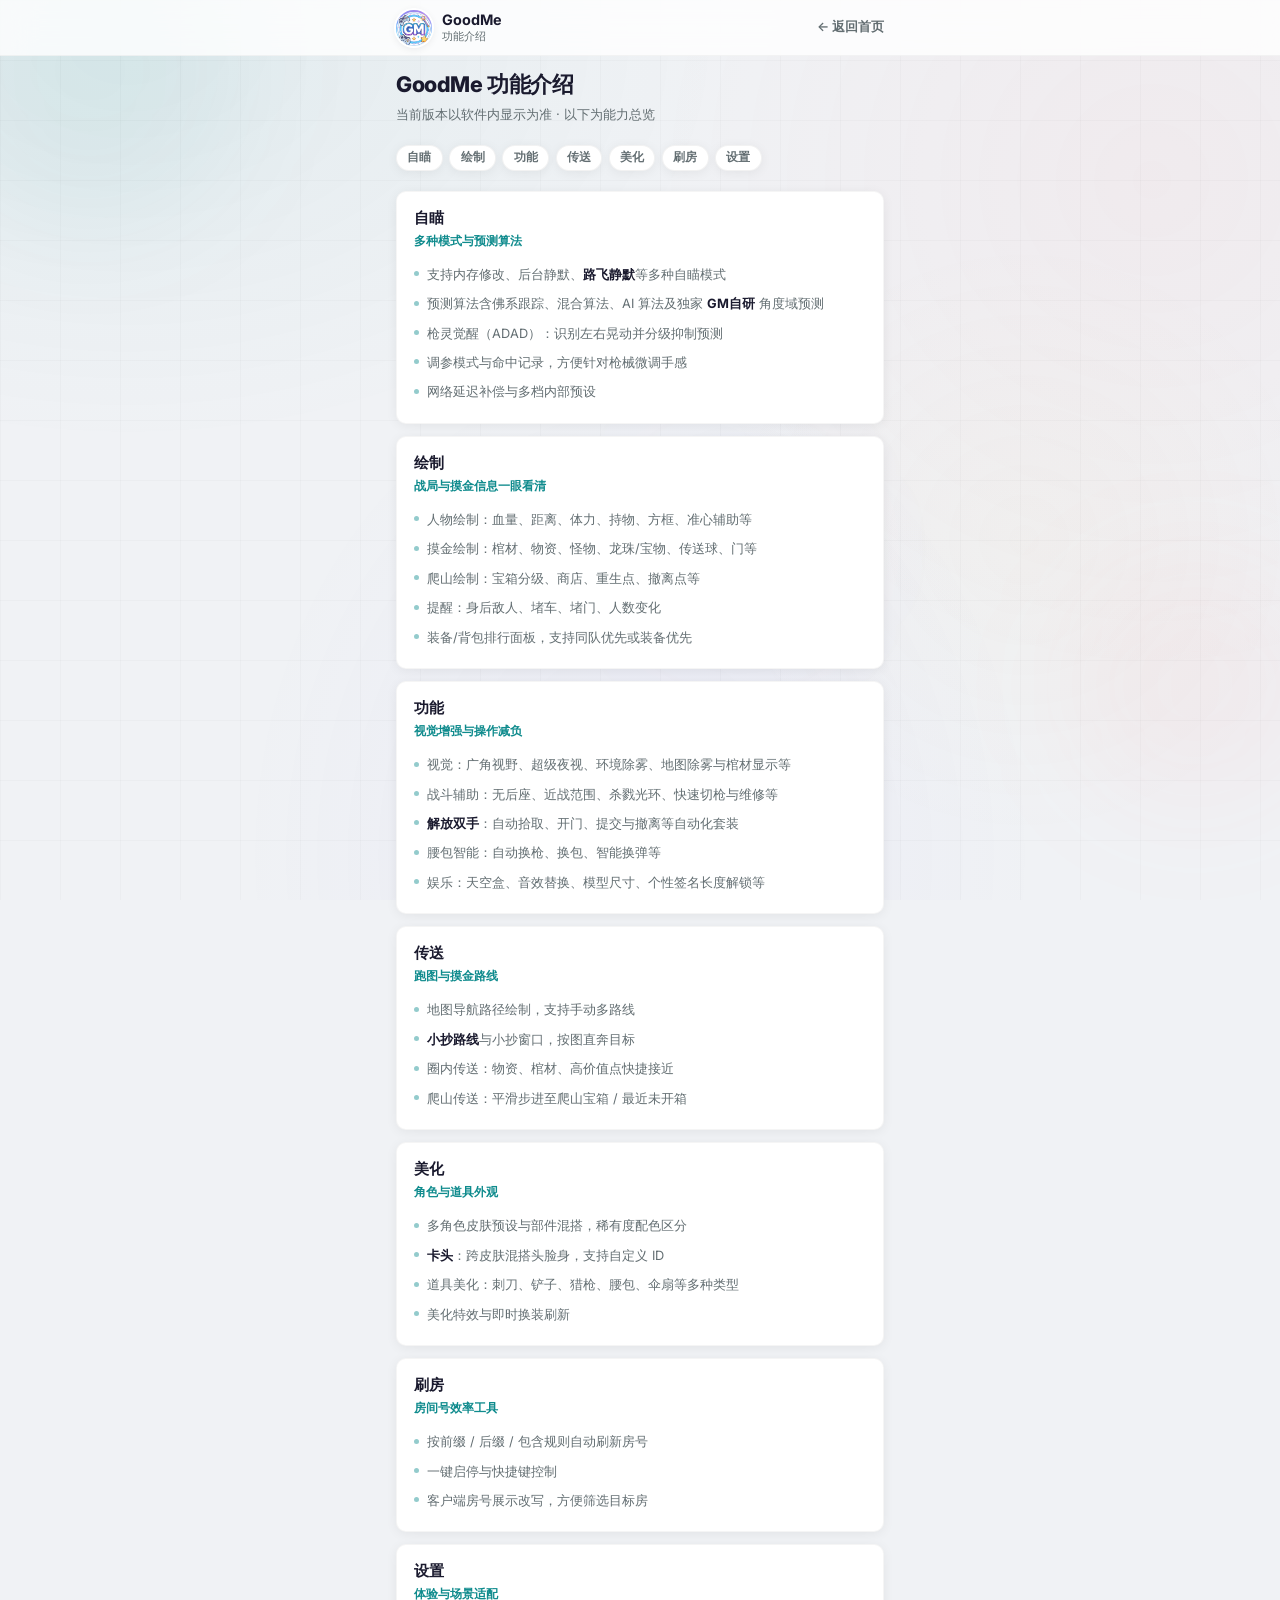
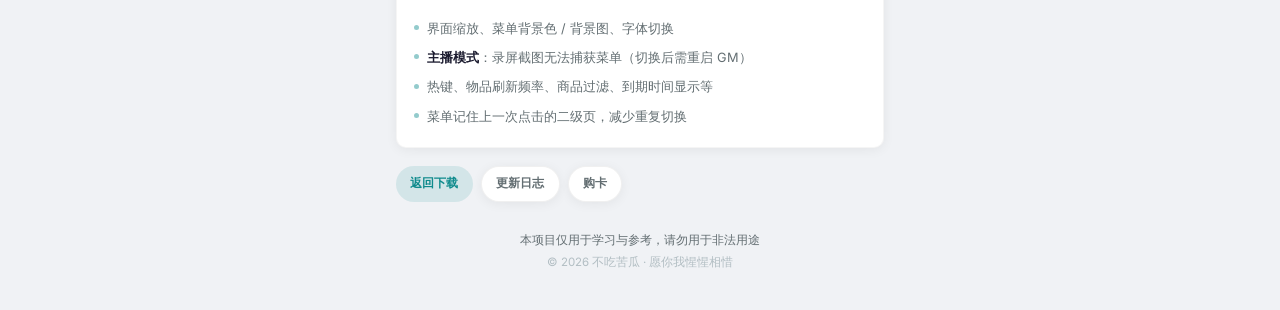
<file: features.html>
<!DOCTYPE html>
<html lang="zh-CN">
<head>
  <meta charset="UTF-8" />
  <meta name="viewport" content="width=device-width, initial-scale=1.0"/>
  <title>功能介绍 | GoodMe</title>
  <link rel="preconnect" href="https://fonts.googleapis.com">
  <link rel="preconnect" href="https://fonts.gstatic.com" crossorigin>
  <link href="https://fonts.googleapis.com/css2?family=Inter:wght@400;500;600;700;800;900&display=swap" rel="stylesheet">
  <link rel="stylesheet" href="./css/style.css" />
  <link rel="icon" href="./assets/images/avatar.jpg" type="image/jpeg" />
</head>
<body class="page-shell">

  <div class="bg-deco bg-deco-1"></div>
  <div class="bg-deco bg-deco-2"></div>
  <div class="bg-deco bg-deco-3"></div>
  <div class="bg-grid"></div>

  <div class="top-bar">
    <div class="top-bar-inner">
      <a class="top-brand" href="./index.html" style="text-decoration:none;color:inherit">
        <div class="top-avatar" style="background-image:url(./assets/images/avatar.jpg)"></div>
        <div>
          <div class="top-name">GoodMe</div>
          <div class="top-tag">功能介绍</div>
        </div>
      </a>
      <a href="./index.html" class="text-link">← 返回首页</a>
    </div>
  </div>

  <main class="content">
    <header class="page-header">
      <h1>GoodMe 功能介绍</h1>
      <p>当前版本以软件内显示为准 · 以下为能力总览</p>
    </header>

    <nav class="toc" aria-label="功能目录">
      <a href="#aimbot">自瞄</a>
      <a href="#esp">绘制</a>
      <a href="#features">功能</a>
      <a href="#teleport">传送</a>
      <a href="#beautify">美化</a>
      <a href="#shuafang">刷房</a>
      <a href="#settings">设置</a>
    </nav>

    <section class="feature-section" id="aimbot">
      <h2>自瞄</h2>
      <p class="feature-pos">多种模式与预测算法</p>
      <ul>
        <li>支持内存修改、后台静默、<strong>路飞静默</strong>等多种自瞄模式</li>
        <li>预测算法含佛系跟踪、混合算法、AI 算法及独家 <strong>GM自研</strong> 角度域预测</li>
        <li>枪灵觉醒（ADAD）：识别左右晃动并分级抑制预测</li>
        <li>调参模式与命中记录，方便针对枪械微调手感</li>
        <li>网络延迟补偿与多档内部预设</li>
      </ul>
    </section>

    <section class="feature-section" id="esp">
      <h2>绘制</h2>
      <p class="feature-pos">战局与摸金信息一眼看清</p>
      <ul>
        <li>人物绘制：血量、距离、体力、持物、方框、准心辅助等</li>
        <li>摸金绘制：棺材、物资、怪物、龙珠/宝物、传送球、门等</li>
        <li>爬山绘制：宝箱分级、商店、重生点、撤离点等</li>
        <li>提醒：身后敌人、堵车、堵门、人数变化</li>
        <li>装备/背包排行面板，支持同队优先或装备优先</li>
      </ul>
    </section>

    <section class="feature-section" id="features">
      <h2>功能</h2>
      <p class="feature-pos">视觉增强与操作减负</p>
      <ul>
        <li>视觉：广角视野、超级夜视、环境除雾、地图除雾与棺材显示等</li>
        <li>战斗辅助：无后座、近战范围、杀戮光环、快速切枪与维修等</li>
        <li><strong>解放双手</strong>：自动拾取、开门、提交与撤离等自动化套装</li>
        <li>腰包智能：自动换枪、换包、智能换弹等</li>
        <li>娱乐：天空盒、音效替换、模型尺寸、个性签名长度解锁等</li>
      </ul>
    </section>

    <section class="feature-section" id="teleport">
      <h2>传送</h2>
      <p class="feature-pos">跑图与摸金路线</p>
      <ul>
        <li>地图导航路径绘制，支持手动多路线</li>
        <li><strong>小抄路线</strong>与小抄窗口，按图直奔目标</li>
        <li>圈内传送：物资、棺材、高价值点快捷接近</li>
        <li>爬山传送：平滑步进至爬山宝箱 / 最近未开箱</li>
      </ul>
    </section>

    <section class="feature-section" id="beautify">
      <h2>美化</h2>
      <p class="feature-pos">角色与道具外观</p>
      <ul>
        <li>多角色皮肤预设与部件混搭，稀有度配色区分</li>
        <li><strong>卡头</strong>：跨皮肤混搭头脸身，支持自定义 ID</li>
        <li>道具美化：刺刀、铲子、猎枪、腰包、伞扇等多种类型</li>
        <li>美化特效与即时换装刷新</li>
      </ul>
    </section>

    <section class="feature-section" id="shuafang">
      <h2>刷房</h2>
      <p class="feature-pos">房间号效率工具</p>
      <ul>
        <li>按前缀 / 后缀 / 包含规则自动刷新房号</li>
        <li>一键启停与快捷键控制</li>
        <li>客户端房号展示改写，方便筛选目标房</li>
      </ul>
    </section>

    <section class="feature-section" id="settings">
      <h2>设置</h2>
      <p class="feature-pos">体验与场景适配</p>
      <ul>
        <li>界面缩放、菜单背景色 / 背景图、字体切换</li>
        <li><strong>主播模式</strong>：录屏截图无法捕获菜单（切换后需重启 GM）</li>
        <li>热键、物品刷新频率、商品过滤、到期时间显示等</li>
        <li>菜单记住上一次点击的二级页，减少重复切换</li>
      </ul>
    </section>

    <div class="page-cta">
      <a href="./index.html#downloads" class="page-cta-primary">返回下载</a>
      <a href="./changelog.html" class="page-cta-ghost">更新日志</a>
      <a href="https://jyy.xslnb.com/shop/goodme" class="page-cta-ghost" target="_blank" rel="noopener noreferrer">购卡</a>
    </div>

    <footer>
      <p class="footer-disclaimer">本项目仅用于学习与参考，请勿用于非法用途</p>
      <p>© 2026 不吃苦瓜 · 愿你我惺惺相惜</p>
    </footer>
  </main>

</body>
</html>
</file>
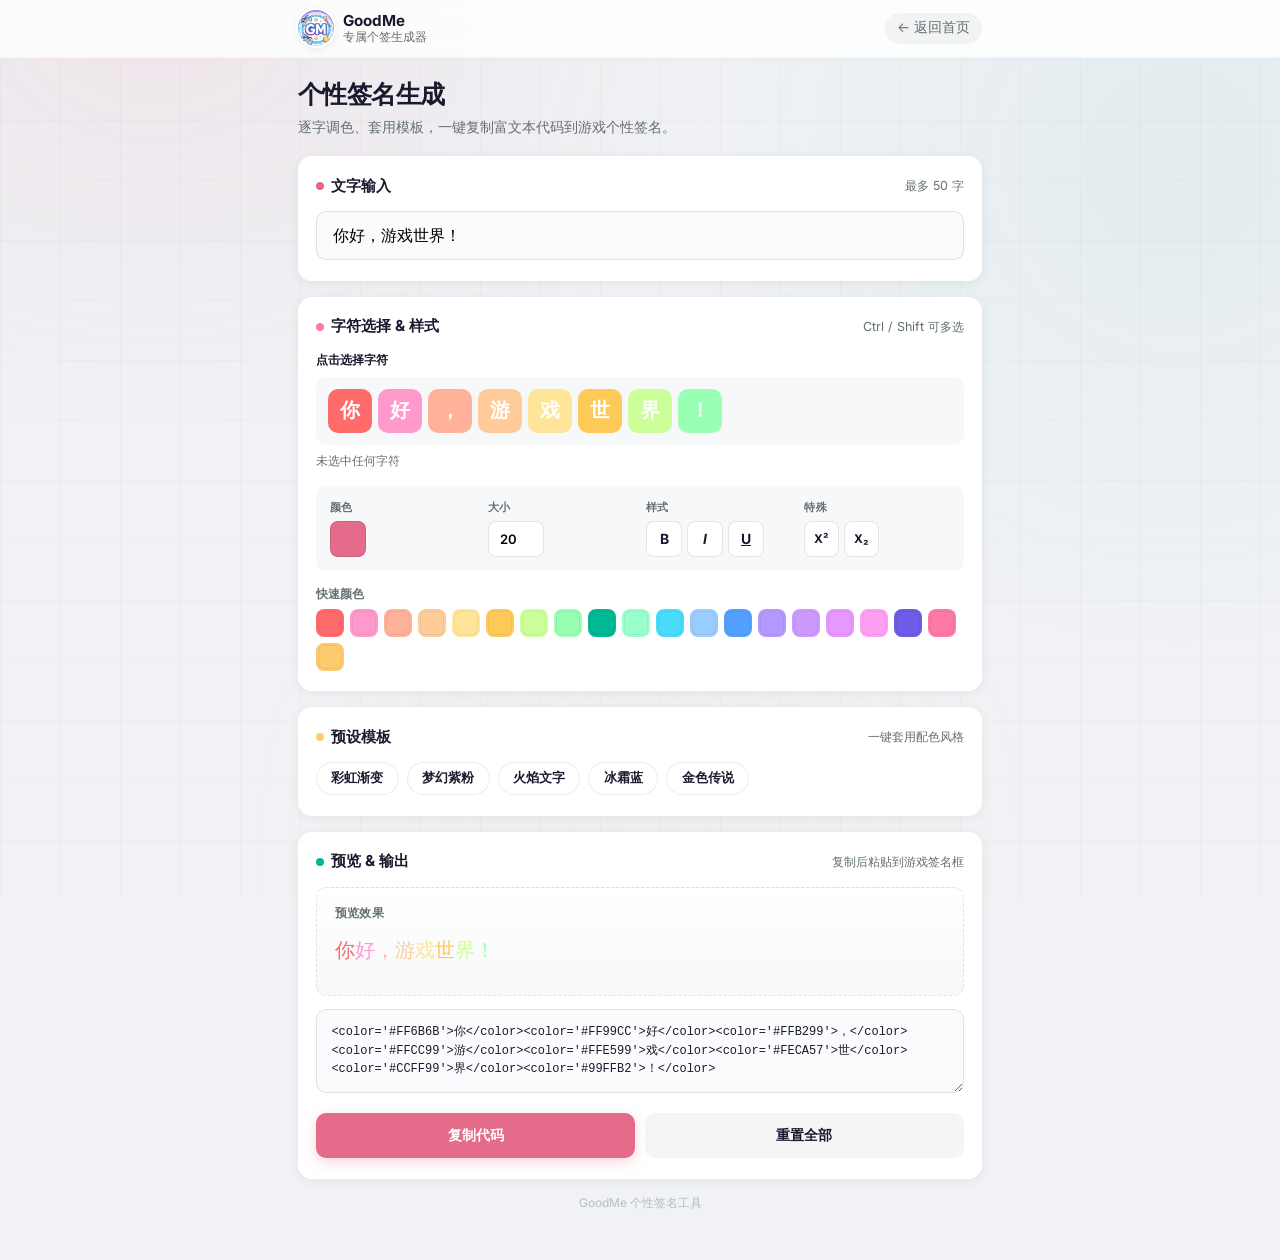
<file: signature.html>
<!DOCTYPE html>
<html lang="zh-CN">
<head>
  <meta charset="UTF-8" />
  <meta name="viewport" content="width=device-width, initial-scale=1.0"/>
  <title>富文本签名生成器 - GoodMe</title>
  <link rel="preconnect" href="https://fonts.googleapis.com">
  <link rel="preconnect" href="https://fonts.gstatic.com" crossorigin>
  <link href="https://fonts.googleapis.com/css2?family=Inter:wght@400;500;600;700;800;900&display=swap" rel="stylesheet">
  <link rel="icon" href="./assets/images/avatar.jpg" type="image/jpeg" />
  <style>
    :root {
      --bg: #f0f2f5;
      --surface: #ffffff;
      --text: #1a1a2e;
      --text-dim: #636e72;
      --text-muted: #b2bec3;
      --shadow: 0 2px 12px rgba(0,0,0,0.06);
      --shadow-hover: 0 6px 24px rgba(0,0,0,0.1);
      --radius: 14px;
      --radius-sm: 10px;
      --font: 'Inter', -apple-system, BlinkMacSystemFont, sans-serif;
      --primary: #e56b8a;
      --primary-soft: rgba(229, 107, 138, 0.12);
      --accent: #0f8b8d;
      --success: #00b894;
      --warning: #fdcb6e;
      --ease: 0.3s cubic-bezier(0.4, 0, 0.2, 1);
    }
    *, *::before, *::after { margin: 0; padding: 0; box-sizing: border-box; }
    body {
      font-family: var(--font);
      background: var(--bg);
      color: var(--text);
      min-height: 100vh;
      -webkit-font-smoothing: antialiased;
      padding-bottom: 3rem;
      position: relative;
    }
    body::before {
      content: '';
      position: fixed;
      inset: 0;
      background:
        radial-gradient(ellipse 600px 400px at 12% 4%, rgba(229, 107, 138, 0.08), transparent),
        radial-gradient(ellipse 500px 500px at 92% 18%, rgba(15, 139, 141, 0.05), transparent),
        radial-gradient(ellipse 400px 500px at 50% 95%, rgba(253, 203, 110, 0.05), transparent);
      pointer-events: none;
      z-index: 0;
    }
    .bg-grid {
      position: fixed;
      inset: 0;
      background-image:
        linear-gradient(rgba(0,0,0,0.02) 1px, transparent 1px),
        linear-gradient(90deg, rgba(0,0,0,0.02) 1px, transparent 1px);
      background-size: 60px 60px;
      pointer-events: none;
      z-index: 0;
    }

    .top-bar {
      position: sticky;
      top: 0;
      z-index: 100;
      background: rgba(255,255,255,0.85);
      backdrop-filter: blur(16px);
      -webkit-backdrop-filter: blur(16px);
      border-bottom: 1px solid rgba(0,0,0,0.04);
    }
    .top-bar-inner {
      max-width: 720px;
      margin: 0 auto;
      padding: 0.65rem 1.1rem;
      display: flex;
      align-items: center;
      justify-content: space-between;
      gap: 0.75rem;
    }
    .top-brand {
      display: flex;
      align-items: center;
      gap: 0.6rem;
      text-decoration: none;
      color: var(--text);
    }
    .top-avatar {
      width: 36px; height: 36px;
      border-radius: 50%;
      background-image: url(./assets/images/avatar.jpg);
      background-size: cover;
      background-position: center;
      box-shadow: 0 0 0 2px #fff, 0 2px 8px rgba(0,0,0,0.1);
    }
    .top-name { font-weight: 700; font-size: 0.95rem; line-height: 1.2; }
    .top-tag { font-size: 0.72rem; color: var(--text-dim); }
    .back-link {
      font-size: 0.85rem;
      color: var(--text-dim);
      text-decoration: none;
      padding: 0.4rem 0.75rem;
      border-radius: 999px;
      background: rgba(0,0,0,0.04);
      transition: background var(--ease), color var(--ease);
      white-space: nowrap;
    }
    .back-link:hover { background: rgba(0,0,0,0.08); color: var(--text); }

    .content {
      max-width: 720px;
      margin: 0 auto;
      padding: 1.25rem 1.1rem 0;
      position: relative;
      z-index: 1;
    }

    .page-head {
      margin-bottom: 1.15rem;
    }
    .page-head h1 {
      font-size: 1.55rem;
      font-weight: 800;
      letter-spacing: -0.02em;
      margin-bottom: 0.35rem;
    }
    .page-head p {
      color: var(--text-dim);
      font-size: 0.9rem;
      line-height: 1.5;
    }

    .panel {
      background: var(--surface);
      border-radius: var(--radius);
      box-shadow: var(--shadow);
      padding: 1.2rem 1.15rem 1.3rem;
      margin-bottom: 1rem;
    }
    .panel-head {
      display: flex;
      align-items: baseline;
      justify-content: space-between;
      gap: 0.75rem;
      margin-bottom: 0.9rem;
      flex-wrap: wrap;
    }
    .panel-title {
      font-size: 0.95rem;
      font-weight: 700;
      display: flex;
      align-items: center;
      gap: 0.45rem;
    }
    .panel-dot {
      width: 8px; height: 8px;
      border-radius: 50%;
      flex-shrink: 0;
    }
    .panel-desc {
      font-size: 0.78rem;
      color: var(--text-dim);
      line-height: 1.4;
    }

    .field-label {
      font-size: 0.78rem;
      font-weight: 600;
      color: var(--text);
      margin-bottom: 0.5rem;
    }
    .field-label span { font-weight: 400; color: var(--text-dim); }

    #textInput {
      width: 100%;
      padding: 0.85rem 1rem;
      border: 1.5px solid rgba(0,0,0,0.1);
      border-radius: var(--radius-sm);
      font-family: var(--font);
      font-size: 1rem;
      outline: none;
      background: #fafbfc;
      transition: border-color .2s, box-shadow .2s, background .2s;
    }
    #textInput:focus {
      border-color: var(--primary);
      background: #fff;
      box-shadow: 0 0 0 3px var(--primary-soft);
    }

    .char-list {
      display: flex;
      flex-wrap: wrap;
      gap: 6px;
      margin-top: 0.15rem;
      min-height: 52px;
      align-items: center;
      padding: 0.75rem;
      background: #f7f8fa;
      border-radius: var(--radius-sm);
      user-select: none;
    }
    .char-item {
      position: relative;
      width: 44px; height: 44px;
      border-radius: 10px;
      display: flex;
      align-items: center;
      justify-content: center;
      font-size: 18px;
      font-weight: 700;
      cursor: pointer;
      border: 2px solid transparent;
      transition: transform .15s, border-color .15s, box-shadow .15s;
      user-select: none;
    }
    .char-item:hover { transform: scale(1.08); }
    .char-item.selected {
      border-color: #fff;
      box-shadow: 0 0 0 2px var(--primary), 0 4px 12px rgba(229, 107, 138, 0.35);
      z-index: 1;
    }
    .char-empty { color: var(--text-muted); font-size: 0.85rem; padding: 6px 4px; }
    .selection-hint {
      font-size: 0.75rem;
      color: var(--text-dim);
      margin-top: 0.55rem;
      min-height: 1.2em;
    }

    .toolbar {
      margin-top: 1rem;
      display: grid;
      grid-template-columns: repeat(4, minmax(0, 1fr));
      gap: 0.75rem;
      padding: 0.85rem;
      background: #f7f8fa;
      border-radius: var(--radius-sm);
    }
    .toolbar-group {
      display: flex;
      flex-direction: column;
      gap: 6px;
      min-width: 0;
    }
    .toolbar-group-label {
      font-size: 0.68rem;
      font-weight: 700;
      color: var(--text-dim);
      letter-spacing: 0.04em;
    }
    .toolbar-row {
      display: flex;
      gap: 5px;
      align-items: center;
      flex-wrap: wrap;
    }
    .tool-btn {
      width: 36px; height: 36px;
      border: 1.5px solid rgba(0,0,0,0.1);
      border-radius: 8px;
      background: #fff;
      cursor: pointer;
      display: flex;
      align-items: center;
      justify-content: center;
      font-size: 14px;
      font-weight: 700;
      transition: all .15s;
      color: var(--text);
      font-family: var(--font);
    }
    .tool-btn:hover {
      border-color: var(--primary);
      background: var(--primary-soft);
      color: var(--primary);
    }
    .tool-btn.active {
      border-color: var(--primary);
      background: var(--primary);
      color: #fff;
    }
    .tool-btn-wide {
      width: auto;
      padding: 0 9px;
      font-size: 12px;
    }

    .color-preview {
      width: 36px; height: 36px;
      border: 1.5px solid rgba(0,0,0,0.1);
      border-radius: 8px;
      cursor: pointer;
      transition: border-color .15s, transform .15s;
      position: relative;
      overflow: hidden;
    }
    .color-preview:hover {
      border-color: var(--primary);
      transform: scale(1.05);
    }
    .color-preview input[type="color"] {
      position: absolute;
      inset: -4px;
      width: calc(100% + 8px);
      height: calc(100% + 8px);
      border: none;
      cursor: pointer;
      opacity: 0;
    }

    .size-input {
      width: 56px;
      height: 36px;
      border: 1.5px solid rgba(0,0,0,0.1);
      border-radius: 8px;
      text-align: center;
      font-size: 13px;
      font-weight: 600;
      font-family: var(--font);
      outline: none;
      background: #fff;
      transition: border-color .15s, box-shadow .15s;
    }
    .size-input:focus {
      border-color: var(--primary);
      box-shadow: 0 0 0 3px var(--primary-soft);
    }

    .palette-section { margin-top: 1rem; }
    .palette-label {
      font-size: 0.72rem;
      font-weight: 600;
      color: var(--text-dim);
      margin-bottom: 0.45rem;
    }
    .palette {
      display: flex;
      flex-wrap: wrap;
      gap: 6px;
    }
    .palette-btn {
      width: 28px; height: 28px;
      border-radius: 8px;
      border: 2px solid transparent;
      cursor: pointer;
      transition: transform .15s, border-color .15s, box-shadow .15s;
      box-shadow: inset 0 0 0 1px rgba(0,0,0,0.06);
    }
    .palette-btn:hover {
      transform: scale(1.12);
      box-shadow: 0 2px 8px rgba(0,0,0,0.12);
    }
    .palette-btn.active-color { border-color: var(--text); }

    .template-list {
      display: flex;
      flex-wrap: wrap;
      gap: 8px;
    }
    .template-btn {
      padding: 0.45rem 0.9rem;
      border: 1.5px solid rgba(0,0,0,0.08);
      border-radius: 999px;
      background: #fff;
      font-size: 0.8rem;
      font-weight: 600;
      font-family: var(--font);
      cursor: pointer;
      transition: all .15s;
      color: var(--text);
    }
    .template-btn:hover {
      border-color: var(--primary);
      background: var(--primary-soft);
      color: var(--primary);
    }

    .preview-wrap {
      padding: 1.15rem 1.1rem;
      background:
        linear-gradient(180deg, #fff 0%, #f7f8fa 100%);
      border-radius: var(--radius-sm);
      border: 1px dashed rgba(0,0,0,0.1);
      min-height: 96px;
    }
    .preview-label {
      font-size: 0.72rem;
      font-weight: 700;
      color: var(--text-dim);
      letter-spacing: 0.04em;
      margin-bottom: 0.7rem;
    }
    .preview-box {
      word-break: break-all;
      line-height: 1.85;
      min-height: 44px;
    }

    .output-wrap { margin-top: 0.85rem; position: relative; }
    .output-wrap textarea {
      width: 100%;
      height: 84px;
      padding: 0.8rem 0.9rem;
      border: 1.5px solid rgba(0,0,0,0.1);
      border-radius: var(--radius-sm);
      font-size: 0.75rem;
      font-family: ui-monospace, SFMono-Regular, Menlo, Consolas, monospace;
      resize: vertical;
      outline: none;
      background: #fafbfc;
      color: var(--text);
      line-height: 1.55;
      transition: border-color .2s, box-shadow .2s;
    }
    .output-wrap textarea:focus {
      border-color: var(--primary);
      box-shadow: 0 0 0 3px var(--primary-soft);
      background: #fff;
    }

    .btn-row {
      display: flex;
      gap: 0.6rem;
      margin-top: 1rem;
    }
    .btn {
      flex: 1;
      padding: 0.8rem 1rem;
      border: none;
      border-radius: var(--radius-sm);
      font-size: 0.88rem;
      font-weight: 700;
      font-family: var(--font);
      cursor: pointer;
      transition: opacity .2s, transform .15s, background .15s, box-shadow .15s;
    }
    .btn:active { transform: scale(.97); }
    .btn-primary {
      background: var(--primary);
      color: #fff;
      box-shadow: 0 4px 14px rgba(229, 107, 138, 0.28);
    }
    .btn-primary:hover { opacity: .92; }
    .btn-outline {
      background: rgba(0,0,0,0.04);
      color: var(--text);
    }
    .btn-outline:hover { background: rgba(0,0,0,0.08); }

    .footer-note {
      text-align: center;
      color: var(--text-muted);
      font-size: 0.75rem;
      margin-top: 0.5rem;
    }

    .toast {
      position: fixed;
      bottom: 2rem; left: 50%;
      transform: translateX(-50%) translateY(80px);
      background: #1a1a2e;
      color: #fff;
      padding: 0.7rem 1.5rem;
      border-radius: 10px;
      font-size: 0.85rem;
      font-family: var(--font);
      opacity: 0;
      transition: opacity .3s, transform .3s;
      pointer-events: none;
      z-index: 9999;
      box-shadow: 0 8px 24px rgba(0,0,0,0.18);
    }
    .toast.show { opacity: 1; transform: translateX(-50%) translateY(0); }

    @media (max-width: 640px) {
      .toolbar { grid-template-columns: repeat(2, minmax(0, 1fr)); }
      .page-head h1 { font-size: 1.3rem; }
      .char-item { width: 40px; height: 40px; font-size: 16px; }
      .tool-btn { width: 34px; height: 34px; font-size: 12px; }
      .content { padding: 1rem 0.9rem 0; }
      .panel { padding: 1.05rem 0.95rem 1.15rem; }
    }
  </style>
</head>
<body>

  <div class="bg-grid"></div>

  <div class="top-bar">
    <div class="top-bar-inner">
      <a href="./index.html" class="top-brand">
        <div class="top-avatar"></div>
        <div>
          <div class="top-name">GoodMe</div>
          <div class="top-tag">专属个签生成器</div>
        </div>
      </a>
      <a href="./index.html" class="back-link">← 返回首页</a>
    </div>
  </div>

  <div class="content">
    <div class="page-head">
      <h1>个性签名生成</h1>
      <p>逐字调色、套用模板，一键复制富文本代码到游戏个性签名。</p>
    </div>

    <section class="panel">
      <div class="panel-head">
        <div class="panel-title">
          <span class="panel-dot" style="background:var(--primary)"></span>
          文字输入
        </div>
        <div class="panel-desc">最多 50 字</div>
      </div>
      <input id="textInput" type="text" placeholder="输入个性签名内容..." maxlength="50" value="你好，游戏世界！" />
    </section>

    <section class="panel">
      <div class="panel-head">
        <div class="panel-title">
          <span class="panel-dot" style="background:#fd79a8"></span>
          字符选择 & 样式
        </div>
        <div class="panel-desc">Ctrl / Shift 可多选</div>
      </div>

      <div class="field-label">点击选择字符</div>
      <div class="char-list" id="charList"></div>
      <div class="selection-hint" id="selectionHint"></div>

      <div class="toolbar">
        <div class="toolbar-group">
          <div class="toolbar-group-label">颜色</div>
          <div class="toolbar-row">
            <div class="color-preview" id="colorPreview" style="background:#e56b8a">
              <input type="color" id="colorPicker" value="#e56b8a" />
            </div>
          </div>
        </div>
        <div class="toolbar-group">
          <div class="toolbar-group-label">大小</div>
          <div class="toolbar-row">
            <input type="number" class="size-input" id="sizeInput" value="20" min="10" max="60" />
          </div>
        </div>
        <div class="toolbar-group">
          <div class="toolbar-group-label">样式</div>
          <div class="toolbar-row">
            <button class="tool-btn" id="boldBtn" title="加粗"><b>B</b></button>
            <button class="tool-btn" id="italicBtn" title="斜体"><i>I</i></button>
            <button class="tool-btn" id="underlineBtn" title="下划线"><u>U</u></button>
          </div>
        </div>
        <div class="toolbar-group">
          <div class="toolbar-group-label">特殊</div>
          <div class="toolbar-row">
            <button class="tool-btn tool-btn-wide" id="supBtn" title="上标（仅支持数字和英文）">X²</button>
            <button class="tool-btn tool-btn-wide" id="subBtn" title="下标（仅支持数字和英文）">X₂</button>
          </div>
        </div>
      </div>

      <div class="palette-section">
        <div class="palette-label">快速颜色</div>
        <div class="palette" id="palette"></div>
      </div>
    </section>

    <section class="panel">
      <div class="panel-head">
        <div class="panel-title">
          <span class="panel-dot" style="background:var(--warning)"></span>
          预设模板
        </div>
        <div class="panel-desc">一键套用配色风格</div>
      </div>
      <div class="template-list" id="templateList"></div>
    </section>

    <section class="panel">
      <div class="panel-head">
        <div class="panel-title">
          <span class="panel-dot" style="background:var(--success)"></span>
          预览 & 输出
        </div>
        <div class="panel-desc">复制后粘贴到游戏签名框</div>
      </div>
      <div class="preview-wrap">
        <div class="preview-label">预览效果</div>
        <div class="preview-box" id="previewBox"></div>
      </div>
      <div class="output-wrap">
        <textarea id="outputBox" readonly placeholder="生成的代码将显示在这里..."></textarea>
      </div>
      <div class="btn-row">
        <button class="btn btn-primary" id="copyBtn">复制代码</button>
        <button class="btn btn-outline" id="resetBtn">重置全部</button>
      </div>
    </section>

    <p class="footer-note">GoodMe 个性签名工具</p>
  </div>

  <div class="toast" id="toast"></div>

  <script>
    const DEFAULT_COLORS = [
      '#FF6B6B', '#FF99CC', '#FFB299', '#FFCC99', '#FFE599',
      '#FECA57', '#CCFF99', '#99FFB2', '#00B894', '#99FFCC',
      '#48DBFB', '#99CCFF', '#54A0FF', '#B299FF', '#CC99FF',
      '#E599FF', '#FF9FF3', '#6C5CE7', '#FD79A8', '#FDCB6E',
    ];

    const TEMPLATES = [
      { name: '彩虹渐变', fn: (text) => {
        const colors = ['#FF6B6B','#FF9F43','#FECA57','#48DBFB','#FF9FF3','#6C5CE7'];
        return text.split('').map((ch, i) => ({
          char: ch, color: colors[i % colors.length], size: 20,
          bold: false, italic: false, underline: false
        }));
      }},
      { name: '梦幻紫粉', fn: (text) => {
        const colors = ['#a29bfe','#fd79a8','#e056a0','#c56cf0','#a29bfe','#fd79a8'];
        return text.split('').map((ch, i) => ({
          char: ch, color: colors[i % colors.length], size: 22,
          bold: true, italic: false, underline: false
        }));
      }},
      { name: '火焰文字', fn: (text) => {
        const colors = ['#FF0000','#FF4500','#FF6347','#FF7F50','#FF8C00','#FFA500'];
        return text.split('').map((ch, i) => ({
          char: ch, color: colors[i % colors.length], size: 24,
          bold: true, italic: true, underline: false
        }));
      }},
      { name: '冰霜蓝', fn: (text) => {
        const colors = ['#00CED1','#48D1CC','#5F9EA0','#87CEEB','#B0E0E6','#ADD8E6'];
        return text.split('').map((ch, i) => ({
          char: ch, color: colors[i % colors.length], size: 20,
          bold: false, italic: false, underline: true
        }));
      }},
      { name: '金色传说', fn: (text) => {
        return text.split('').map((ch) => ({
          char: ch, color: '#FFD700', size: 26,
          bold: true, italic: false, underline: false
        }));
      }},
    ];

    let charData = [];
    let selectedIndices = new Set();

    const textInput = document.getElementById('textInput');
    const charList = document.getElementById('charList');
    const selectionHint = document.getElementById('selectionHint');
    const colorPicker = document.getElementById('colorPicker');
    const colorPreview = document.getElementById('colorPreview');
    const sizeInput = document.getElementById('sizeInput');
    const boldBtn = document.getElementById('boldBtn');
    const italicBtn = document.getElementById('italicBtn');
    const underlineBtn = document.getElementById('underlineBtn');
    const palette = document.getElementById('palette');
    const templateList = document.getElementById('templateList');
    const previewBox = document.getElementById('previewBox');
    const outputBox = document.getElementById('outputBox');
    const copyBtn = document.getElementById('copyBtn');
    const resetBtn = document.getElementById('resetBtn');
    const toast = document.getElementById('toast');

    function initCharData(text) {
      charData = text.split('').map((ch, i) => ({
        char: ch,
        color: DEFAULT_COLORS[i % DEFAULT_COLORS.length],
        size: 20,
        bold: false,
        italic: false,
        underline: false
      }));
    }

    function renderChars() {
      charList.innerHTML = '';
      if (!charData.length) {
        charList.innerHTML = '<div class="char-empty">请输入文字</div>';
        return;
      }
      charData.forEach((d, i) => {
        const div = document.createElement('div');
        div.className = 'char-item' + (selectedIndices.has(i) ? ' selected' : '');
        div.style.background = d.color;
        div.style.color = '#fff';
        div.style.fontSize = Math.min(d.size, 22) + 'px';
        div.style.fontWeight = d.bold ? '800' : '600';
        div.style.fontStyle = d.italic ? 'italic' : 'normal';
        div.style.textDecoration = d.underline ? 'underline' : 'none';
        div.textContent = d.char;
        div.dataset.idx = i;
        div.addEventListener('click', (e) => handleCharClick(i, e));
        charList.appendChild(div);
      });
      updateSelectionHint();
      updateToolbarState();
    }

    function handleCharClick(idx, event) {
      if (event.ctrlKey || event.metaKey) {
        if (selectedIndices.has(idx)) {
          selectedIndices.delete(idx);
        } else {
          selectedIndices.add(idx);
        }
      } else if (event.shiftKey && selectedIndices.size > 0) {
        const last = Math.max(...selectedIndices);
        const start = Math.min(last, idx);
        const end = Math.max(last, idx);
        for (let i = start; i <= end; i++) {
          selectedIndices.add(i);
        }
      } else {
        selectedIndices.clear();
        selectedIndices.add(idx);
      }
      renderChars();
    }

    function updateSelectionHint() {
      if (selectedIndices.size === 0) {
        selectionHint.textContent = '未选中任何字符';
      } else if (selectedIndices.size === 1) {
        const idx = [...selectedIndices][0];
        selectionHint.textContent = `已选中: "${charData[idx].char}"`;
      } else {
        selectionHint.textContent = `已选中 ${selectedIndices.size} 个字符`;
      }
    }

    function updateToolbarState() {
      if (selectedIndices.size === 0) return;
      const firstIdx = [...selectedIndices][0];
      const first = charData[firstIdx];

      let uniformColor = first.color;
      let uniformSize = first.size;
      let uniformBold = first.bold;
      let uniformItalic = first.italic;
      let uniformUnderline = first.underline;

      selectedIndices.forEach(idx => {
        const d = charData[idx];
        if (d.color !== uniformColor) uniformColor = '';
        if (d.size !== uniformSize) uniformSize = 0;
        if (d.bold !== uniformBold) uniformBold = false;
        if (d.italic !== uniformItalic) uniformItalic = false;
        if (d.underline !== uniformUnderline) uniformUnderline = false;
      });

      colorPreview.style.background = uniformColor || '#ccc';
      colorPicker.value = uniformColor || '#e56b8a';
      sizeInput.value = uniformSize || '';
      boldBtn.classList.toggle('active', uniformBold);
      italicBtn.classList.toggle('active', uniformItalic);
      underlineBtn.classList.toggle('active', uniformUnderline);
    }

    function applyStyle(prop, value) {
      if (selectedIndices.size === 0) {
        showToast('请先选中字符');
        return;
      }
      selectedIndices.forEach(idx => {
        charData[idx][prop] = value;
      });
      renderPreview();
      renderOutput();
      renderChars();
    }

    colorPicker.addEventListener('input', () => {
      colorPreview.style.background = colorPicker.value;
      applyStyle('color', colorPicker.value);
    });

    sizeInput.addEventListener('change', () => {
      let val = parseInt(sizeInput.value);
      if (isNaN(val) || val < 10) val = 10;
      if (val > 60) val = 60;
      sizeInput.value = val;
      applyStyle('size', val);
    });

    boldBtn.addEventListener('click', () => applyStyle('bold', !boldBtn.classList.contains('active')));
    italicBtn.addEventListener('click', () => applyStyle('italic', !italicBtn.classList.contains('active')));
    underlineBtn.addEventListener('click', () => applyStyle('underline', !underlineBtn.classList.contains('active')));

    const SUPER_MAP = {
      '0':'⁰','1':'¹','2':'²','3':'³','4':'⁴','5':'⁵','6':'⁶','7':'⁷','8':'⁸','9':'⁹',
      'a':'ᵃ','b':'ᵇ','c':'ᶜ','d':'ᵈ','e':'ᵉ','f':'ᶠ','g':'ᵍ','h':'ʰ','i':'ⁱ','j':'ʲ',
      'k':'ᵏ','l':'ˡ','m':'ᵐ','n':'ⁿ','o':'ᵒ','p':'ᵖ','q':'q','r':'ʳ','s':'ˢ','t':'ᵗ',
      'u':'ᵘ','v':'ᵛ','w':'ʷ','x':'ˣ','y':'ʸ','z':'ᶻ',
      'A':'ᴬ','B':'ᴮ','C':'ᶜ','D':'ᴰ','E':'ᴱ','F':'ᶠ','G':'ᴳ','H':'ᴴ','I':'ᴵ','J':'ᴶ',
      'K':'ᴷ','L':'ᴸ','M':'ᴹ','N':'ᴺ','O':'ᴼ','P':'ᴾ','Q':'Q','R':'ᴿ','S':'ˢ','T':'ᵀ',
      'U':'ᵁ','V':'ⱽ','W':'ᵂ','X':'ˣ','Y':'ʸ','Z':'ᶻ',
      '+':'⁺','-':'⁻','=':'₌','(':'⁽',')':'⁾','n':'ⁿ','i':'ⁱ',
      '₀':'⁰','₁':'¹','₂':'²','₃':'³','₄':'⁴','₅':'⁵','₆':'⁶','₇':'⁷','₈':'⁸','₉':'⁹',
      'ₐ':'ᵃ','ₑ':'ᵉ','ₕ':'ʰ','ᵢ':'ⁱ','ⱼ':'ʲ','ₖ':'ᵏ','ₗ':'ˡ','ₘ':'ᵐ','ₙ':'ⁿ','ₒ':'ᵒ',
      'ₚ':'ᵖ','ᵣ':'ʳ','ₛ':'ˢ','ₜ':'ᵗ','ᵤ':'ᵘ','ᵥ':'ᵛ','ₓ':'ˣ',
      '₊':'⁺','₋':'⁻','₌':'₌','₍':'⁽','₎':'⁾'
    };
    const SUB_MAP = {
      '0':'₀','1':'₁','2':'₂','3':'₃','4':'₄','5':'₅','6':'₆','7':'₇','8':'₈','9':'₉',
      'a':'ₐ','e':'ₑ','h':'ₕ','i':'ᵢ','j':'ⱼ','k':'ₖ','l':'ₗ','m':'ₘ','n':'ₙ','o':'ₒ',
      'p':'ₚ','r':'ᵣ','s':'ₛ','t':'ₜ','u':'ᵤ','v':'ᵥ','x':'ₓ',
      '+':'₊','-':'₋','=':'₌','(':'₍',')':'₎',
      '⁰':'₀','¹':'₁','²':'₂','³':'₃','⁴':'₄','⁵':'₅','⁶':'₆','⁷':'₇','⁸':'₈','⁹':'₉',
      'ᵃ':'ₐ','ᵉ':'ₑ','ʰ':'ₕ','ⁱ':'ᵢ','ʲ':'ⱼ','ᵏ':'ₖ','ˡ':'ₗ','ᵐ':'ₘ','ⁿ':'ₙ','ᵒ':'ₒ',
      'ᵖ':'ₚ','ʳ':'ᵣ','ˢ':'ₛ','ᵗ':'ᵗ','ᵘ':'ᵤ','ᵛ':'ᵥ','ˣ':'ₓ',
      '⁺':'₊','⁻':'₋','₌':'₌','⁽':'₍','⁾':'₎'
    };

    function convertChar(ch, map) {
      return map[ch] || ch;
    }

    function applySupSub(type) {
      if (selectedIndices.size === 0) {
        showToast('请先选中字符');
        return;
      }
      const map = type === 'sup' ? SUPER_MAP : SUB_MAP;
      selectedIndices.forEach(idx => {
        charData[idx].char = convertChar(charData[idx].char, map);
      });
      textInput.value = charData.map(d => d.char).join('');
      renderAll();
      showToast(type === 'sup' ? '已转为上标' : '已转为下标');
    }

    document.getElementById('supBtn').addEventListener('click', () => applySupSub('sup'));
    document.getElementById('subBtn').addEventListener('click', () => applySupSub('sub'));

    function renderPalette() {
      palette.innerHTML = '';
      DEFAULT_COLORS.forEach(c => {
        const btn = document.createElement('button');
        btn.className = 'palette-btn';
        btn.style.background = c;
        btn.addEventListener('click', () => {
          colorPreview.style.background = c;
          colorPicker.value = c;
          applyStyle('color', c);
        });
        palette.appendChild(btn);
      });
    }

    function renderTemplates() {
      templateList.innerHTML = '';
      TEMPLATES.forEach(t => {
        const btn = document.createElement('button');
        btn.className = 'template-btn';
        btn.textContent = t.name;
        btn.addEventListener('click', () => {
          const text = textInput.value;
          if (!text) { showToast('请先输入文字'); return; }
          charData = t.fn(text);
          selectedIndices.clear();
          renderAll();
          showToast(`已应用模板: ${t.name}`);
        });
        templateList.appendChild(btn);
      });
    }

    function renderPreview() {
      previewBox.innerHTML = '';
      if (!charData.length) return;
      charData.forEach(d => {
        const span = document.createElement('span');
        span.style.color = d.color;
        span.style.fontSize = d.size + 'px';
        span.style.fontWeight = d.bold ? '800' : '400';
        span.style.fontStyle = d.italic ? 'italic' : 'normal';
        span.style.textDecoration = d.underline ? 'underline' : 'none';
        span.textContent = d.char;
        previewBox.appendChild(span);
      });
    }

    function renderOutput() {
      if (!charData.length) { outputBox.value = ''; return; }

      let groups = [];
      let currentGroup = { chars: [charData[0]], styles: { ...charData[0] } };

      for (let i = 1; i < charData.length; i++) {
        const prev = charData[i - 1];
        const curr = charData[i];
        if (prev.size === curr.size && prev.bold === curr.bold &&
            prev.italic === curr.italic && prev.underline === curr.underline) {
          currentGroup.chars.push(curr);
        } else {
          groups.push(currentGroup);
          currentGroup = { chars: [curr], styles: { ...curr } };
        }
      }
      groups.push(currentGroup);

      let code = '';
      groups.forEach(group => {
        const s = group.styles;
        let outerOpen = [];
        let outerClose = [];

        if (s.size !== 20) {
          outerOpen.push(`<size=${s.size}>`);
          outerClose.unshift('</size>');
        }
        if (s.bold) { outerOpen.push('<b>'); outerClose.unshift('</b>'); }
        if (s.italic) { outerOpen.push('<i>'); outerClose.unshift('</i>'); }
        if (s.underline) { outerOpen.push('<u>'); outerClose.unshift('</u>'); }

        code += outerOpen.join('');

        let colorGroups = [];
        let currentColorGroup = { color: group.chars[0].color, text: group.chars[0].char };
        for (let j = 1; j < group.chars.length; j++) {
          if (group.chars[j].color === currentColorGroup.color) {
            currentColorGroup.text += group.chars[j].char;
          } else {
            colorGroups.push(currentColorGroup);
            currentColorGroup = { color: group.chars[j].color, text: group.chars[j].char };
          }
        }
        colorGroups.push(currentColorGroup);

        colorGroups.forEach(cg => {
          code += `<color='${cg.color}'>${cg.text}</color>`;
        });

        code += outerClose.join('');
      });

      outputBox.value = code;
    }

    function resetAll() {
      initCharData(textInput.value);
      selectedIndices.clear();
      renderAll();
      showToast('已重置全部样式');
    }

    function renderAll() {
      renderChars();
      renderPreview();
      renderOutput();
    }

    function showToast(msg) {
      toast.textContent = msg;
      toast.classList.add('show');
      clearTimeout(toast._timer);
      toast._timer = setTimeout(() => toast.classList.remove('show'), 2000);
    }

    textInput.addEventListener('input', () => {
      initCharData(textInput.value);
      selectedIndices.clear();
      renderAll();
    });

    copyBtn.addEventListener('click', async () => {
      if (!outputBox.value) { showToast('暂无内容可复制'); return; }
      try {
        await navigator.clipboard.writeText(outputBox.value);
        showToast('已复制到剪贴板');
      } catch {
        outputBox.select();
        document.execCommand('copy');
        showToast('已复制到剪贴板');
      }
    });

    resetBtn.addEventListener('click', resetAll);

    renderPalette();
    renderTemplates();
    initCharData(textInput.value);
    renderAll();
  </script>
</body>
</html>
</file>
<file: css/style.css>
:root {
  --bg: #f0f2f5;
  --surface: #ffffff;
  --text: #1a1a2e;
  --text-dim: #636e72;
  --text-muted: #b2bec3;
  --shadow: 0 2px 12px rgba(0,0,0,0.06);
  --shadow-hover: 0 6px 24px rgba(0,0,0,0.1);
  --radius: 14px;
  --radius-sm: 10px;
  --font: 'Inter', -apple-system, BlinkMacSystemFont, sans-serif;
  --ease: 0.3s cubic-bezier(0.4, 0, 0.2, 1);
}

*, *::before, *::after { margin: 0; padding: 0; box-sizing: border-box; }

body {
  font-family: var(--font);
  background: var(--bg);
  color: var(--text);
  min-height: 100vh;
  -webkit-font-smoothing: antialiased;
  padding-bottom: 2rem;
  position: relative;
}

/* ===== Ambient Background Decorations ===== */
body::before {
  content: '';
  position: fixed;
  inset: 0;
  background:
    radial-gradient(ellipse 600px 400px at 10% 5%, rgba(15, 139, 141, 0.06), transparent),
    radial-gradient(ellipse 500px 500px at 90% 20%, rgba(255, 107, 107, 0.05), transparent),
    radial-gradient(ellipse 400px 500px at 50% 95%, rgba(108, 92, 231, 0.05), transparent),
    radial-gradient(ellipse 300px 300px at 80% 60%, rgba(253, 203, 110, 0.04), transparent);
  pointer-events: none;
  z-index: 0;
}

.bg-deco {
  position: fixed;
  border-radius: 50%;
  filter: blur(60px);
  pointer-events: none;
  z-index: 0;
}

.bg-deco-1 {
  width: 300px; height: 300px;
  background: rgba(15, 139, 141, 0.06);
  top: -80px; left: -60px;
  animation: bgFloat 25s ease-in-out infinite;
}

.bg-deco-2 {
  width: 250px; height: 250px;
  background: rgba(255, 107, 107, 0.05);
  bottom: 10%; right: -40px;
  animation: bgFloat 20s ease-in-out infinite reverse;
}

.bg-deco-3 {
  width: 200px; height: 200px;
  background: rgba(108, 92, 231, 0.04);
  top: 50%; left: 50%;
  animation: bgFloat 22s ease-in-out infinite 5s;
}

@keyframes bgFloat {
  0%, 100% { transform: translate(0, 0) scale(1); }
  33% { transform: translate(30px, -20px) scale(1.05); }
  66% { transform: translate(-20px, 25px) scale(0.95); }
}

/* ===== Subtle Grid Pattern ===== */
.bg-grid {
  position: fixed;
  inset: 0;
  background-image:
    linear-gradient(rgba(0,0,0,0.02) 1px, transparent 1px),
    linear-gradient(90deg, rgba(0,0,0,0.02) 1px, transparent 1px);
  background-size: 60px 60px;
  pointer-events: none;
  z-index: 0;
}

/* ===== Top Bar ===== */
.top-bar {
  position: sticky;
  top: 0;
  z-index: 100;
  background: rgba(255,255,255,0.8);
  backdrop-filter: blur(16px);
  -webkit-backdrop-filter: blur(16px);
  border-bottom: 1px solid rgba(0,0,0,0.04);
}

.top-bar-inner {
  max-width: 520px;
  margin: 0 auto;
  padding: 0.6rem 1rem;
  display: flex;
  align-items: center;
  justify-content: space-between;
}

.top-avatar {
  width: 36px;
  height: 36px;
  border-radius: 50%;
  background-size: cover;
  background-position: center;
  cursor: pointer;
  flex-shrink: 0;
  box-shadow: 0 0 0 2px #fff, 0 2px 8px rgba(0,0,0,0.1);
}

.top-brand {
  display: flex;
  align-items: center;
  gap: 0.6rem;
  cursor: pointer;
  user-select: none;
}

.top-name {
  font-weight: 700;
  font-size: 0.9rem;
  line-height: 1.2;
}

.top-tag {
  font-size: 0.7rem;
  color: var(--text-dim);
}

.music-pill {
  display: flex;
  align-items: center;
  gap: 0.4rem;
  padding: 0.4rem 0.75rem 0.4rem 0.6rem;
  border-radius: 20px;
  border: 1px solid rgba(0,0,0,0.06);
  background: rgba(255,255,255,0.9);
  cursor: pointer;
  font-family: var(--font);
  font-size: 0.78rem;
  color: var(--text-dim);
  transition: var(--ease);
}

.music-pill:hover {
  border-color: rgba(255,107,107,0.3);
  background: rgba(255,107,107,0.04);
}

.music-pill.playing {
  border-color: rgba(255,107,107,0.3);
  color: #ff6b6b;
}

.music-pill-icon {
  font-size: 1rem;
  transition: transform 0.4s ease;
}

.music-pill.playing .music-pill-icon {
  animation: musicBounce 0.8s ease-in-out infinite;
}

@keyframes musicBounce {
  0%, 100% { transform: scale(1); }
  50% { transform: scale(1.25); }
}

/* ===== Hero ===== */
.hero {
  max-width: 520px;
  margin: 0 auto;
  padding: 0.75rem 1rem 0;
  position: relative;
}

.hero-bg {
  position: relative;
  height: 200px;
  border-radius: 18px;
  overflow: hidden;
  box-shadow: 0 4px 24px rgba(0,0,0,0.06), 0 0 0 1px rgba(0,0,0,0.03);
}

.hero-img {
  width: 100%;
  height: 100%;
  background-size: cover;
  background-position: center;
  background-color: #e0e0e0;
  transition: background-image 0.6s ease;
}

.hero-img.loaded {
  animation: heroImgFade 0.6s ease;
}

@keyframes heroImgFade {
  from { opacity: 0; transform: scale(1.05); }
  to { opacity: 1; transform: scale(1); }
}

.hero-img-overlay {
  position: absolute;
  inset: 0;
  background: rgba(0,0,0,0.15);
}

.hero-img-gradient {
  position: absolute;
  inset: 0;
  background: linear-gradient(180deg,
    transparent 40%,
    rgba(255,255,255,0.92) 88%,
    #f0f2f5 100%
  );
}

.hero-content {
  text-align: center;
  margin-top: -50px;
  position: relative;
  z-index: 1;
  padding: 0 1rem;
}

.hero-avatar-wrap {
  width: 80px;
  height: 80px;
  margin: 0 auto 0.6rem;
  border-radius: 50%;
  padding: 3px;
  background: white;
  box-shadow: 0 4px 20px rgba(0,0,0,0.12);
}

.hero-avatar {
  width: 100%;
  height: 100%;
  border-radius: 50%;
  object-fit: cover;
  border: 2px solid white;
}

.hero-title {
  font-size: 1.7rem;
  font-weight: 800;
  letter-spacing: -0.02em;
}

.hero-desc {
  font-size: 0.86rem;
  color: var(--text-dim);
  margin-top: 0.3rem;
  max-width: 340px;
  margin-left: auto;
  margin-right: auto;
  line-height: 1.55;
}

/* ===== Content Blocks ===== */
.content {
  max-width: 520px;
  margin: 0 auto;
  padding: 1.1rem 1rem 0;
  position: relative;
  z-index: 1;
}

.block {
  margin-bottom: 1.35rem;
}

.block-label {
  display: flex;
  align-items: center;
  gap: 0.5rem;
  font-size: 0.75rem;
  font-weight: 700;
  letter-spacing: 0.06em;
  color: var(--text-dim);
  margin-bottom: 0.65rem;
}

.block-dot {
  width: 8px;
  height: 8px;
  border-radius: 50%;
  flex-shrink: 0;
}

.block-lead {
  font-size: 0.8rem;
  color: var(--text-dim);
  line-height: 1.5;
  margin: -0.25rem 0 0.7rem;
}

/* ===== Feature showcase (manual slider) ===== */
.feature-showcase {
  position: relative;
}

.feature-showcase-track {
  display: flex;
  gap: 0.65rem;
  overflow-x: auto;
  scroll-snap-type: x mandatory;
  scroll-behavior: smooth;
  -webkit-overflow-scrolling: touch;
  scrollbar-width: none;
  padding: 0.15rem 0.1rem 0.35rem;
}

.feature-showcase-track::-webkit-scrollbar {
  display: none;
}

.feature-slide {
  flex: 0 0 88%;
  scroll-snap-align: center;
  display: flex;
  flex-direction: column;
  align-items: flex-start;
  justify-content: flex-end;
  min-height: 148px;
  padding: 1.15rem 1.15rem 1.05rem;
  border-radius: 16px;
  text-decoration: none;
  color: #fff;
  position: relative;
  overflow: hidden;
  box-shadow: 0 8px 28px rgba(15, 139, 141, 0.18);
  transition: transform 0.25s ease, box-shadow 0.25s ease;
}

.feature-slide::before {
  content: '';
  position: absolute;
  inset: 0;
  background:
    radial-gradient(ellipse 120% 80% at 100% 0%, rgba(255,255,255,0.22), transparent 55%),
    radial-gradient(ellipse 70% 60% at 0% 100%, rgba(0,0,0,0.12), transparent 50%);
  pointer-events: none;
}

.feature-slide::after {
  content: '';
  position: absolute;
  right: -12px;
  top: -20px;
  width: 110px;
  height: 110px;
  border-radius: 50%;
  background: rgba(255,255,255,0.1);
  pointer-events: none;
}

.feature-slide:hover {
  transform: translateY(-2px);
}

.feature-slide-icon {
  position: relative;
  z-index: 1;
  font-size: 1.55rem;
  line-height: 1;
  margin-bottom: 0.55rem;
  filter: drop-shadow(0 2px 6px rgba(0,0,0,0.15));
}

.feature-slide-title {
  position: relative;
  z-index: 1;
  font-weight: 800;
  font-size: 1.15rem;
  letter-spacing: -0.02em;
  line-height: 1.25;
  margin-bottom: 0.3rem;
}

.feature-slide-sub {
  position: relative;
  z-index: 1;
  font-size: 0.78rem;
  line-height: 1.45;
  opacity: 0.9;
  max-width: 95%;
  margin-bottom: 0.75rem;
}

.feature-slide-cta {
  position: relative;
  z-index: 1;
  font-size: 0.75rem;
  font-weight: 700;
  padding: 0.32rem 0.7rem;
  border-radius: 999px;
  background: rgba(255,255,255,0.22);
  backdrop-filter: blur(6px);
  -webkit-backdrop-filter: blur(6px);
}

.feature-slide-teal {
  background: linear-gradient(145deg, #0f8b8d 0%, #0a6e70 55%, #085456 100%);
  box-shadow: 0 8px 28px rgba(15, 139, 141, 0.28);
}
.feature-slide-amber {
  background: linear-gradient(145deg, #e6a23c 0%, #d68910 55%, #b36b08 100%);
  box-shadow: 0 8px 28px rgba(214, 137, 16, 0.28);
}
.feature-slide-pink {
  background: linear-gradient(145deg, #e84393 0%, #d63071 55%, #b01e5a 100%);
  box-shadow: 0 8px 28px rgba(232, 67, 147, 0.28);
}
.feature-slide-green {
  background: linear-gradient(145deg, #00b894 0%, #019875 55%, #017a5e 100%);
  box-shadow: 0 8px 28px rgba(0, 184, 148, 0.28);
}
.feature-slide-purple {
  background: linear-gradient(145deg, #6c5ce7 0%, #5a4bd1 55%, #4834b8 100%);
  box-shadow: 0 8px 28px rgba(108, 92, 231, 0.28);
}
.feature-slide-coral {
  background: linear-gradient(145deg, #ff7675 0%, #e74c3c 55%, #c0392b 100%);
  box-shadow: 0 8px 28px rgba(231, 76, 60, 0.28);
}

.feature-showcase-controls {
  display: flex;
  align-items: center;
  justify-content: center;
  gap: 0.65rem;
  margin-top: 0.55rem;
}

.feature-showcase-arrow {
  width: 30px;
  height: 30px;
  border-radius: 50%;
  border: 1px solid rgba(0,0,0,0.06);
  background: var(--surface);
  box-shadow: var(--shadow);
  color: var(--text-dim);
  font-size: 1.15rem;
  line-height: 1;
  cursor: pointer;
  display: flex;
  align-items: center;
  justify-content: center;
  font-family: inherit;
  transition: var(--ease);
  padding: 0;
}

.feature-showcase-arrow:hover {
  color: #0f8b8d;
  border-color: rgba(15, 139, 141, 0.3);
}

.feature-showcase-dots {
  display: flex;
  align-items: center;
  gap: 0.35rem;
}

.feature-dot {
  width: 7px;
  height: 7px;
  border-radius: 50%;
  border: none;
  padding: 0;
  background: #dfe6e9;
  cursor: pointer;
  transition: var(--ease);
}

.feature-dot.active {
  width: 18px;
  border-radius: 999px;
  background: #0f8b8d;
}

.block-actions {
  display: flex;
  align-items: center;
  gap: 1rem;
  flex-wrap: wrap;
  margin-top: 0.7rem;
}

.text-link {
  font-size: 0.8rem;
  font-weight: 600;
  color: var(--text-dim);
  text-decoration: none;
  transition: var(--ease);
}

.text-link:hover {
  color: #0f8b8d;
}

.text-link-primary {
  color: #0f8b8d;
}

.text-link-primary:hover {
  color: #0a6e70;
}

/* ===== Recent updates panel ===== */
.update-panel {
  background: var(--surface);
  border: 1px solid rgba(0,0,0,0.04);
  border-radius: var(--radius-sm);
  box-shadow: var(--shadow);
  padding: 0.9rem 1rem;
}

.update-list {
  list-style: none;
  margin-bottom: 0.75rem;
}

.update-list li {
  position: relative;
  padding: 0.35rem 0 0.35rem 0.9rem;
  font-size: 0.82rem;
  color: var(--text-dim);
  line-height: 1.45;
  border-bottom: 1px solid rgba(0,0,0,0.03);
}

.update-list li:last-child {
  border-bottom: none;
}

.update-list li::before {
  content: '';
  position: absolute;
  left: 0;
  top: 0.7rem;
  width: 5px;
  height: 5px;
  border-radius: 50%;
  background: #b2bec3;
}

/* ===== Subpage shell (features / changelog) ===== */
.page-shell .content {
  padding-top: 0.85rem;
}

#downloads {
  scroll-margin-top: 72px;
}

.page-back {
  display: inline-flex;
  align-items: center;
  gap: 0.35rem;
  font-size: 0.8rem;
  font-weight: 600;
  color: var(--text-dim);
  text-decoration: none;
  margin-bottom: 0.85rem;
  transition: var(--ease);
}

.page-back:hover {
  color: #0f8b8d;
}

.page-header {
  margin-bottom: 1.25rem;
}

.page-header h1 {
  font-size: 1.35rem;
  font-weight: 800;
  letter-spacing: -0.02em;
  line-height: 1.3;
}

.page-header p {
  margin-top: 0.4rem;
  font-size: 0.82rem;
  color: var(--text-dim);
  line-height: 1.55;
}

.toc {
  display: flex;
  flex-wrap: wrap;
  gap: 0.4rem;
  margin-bottom: 1.25rem;
}

.toc a {
  display: inline-block;
  padding: 0.28rem 0.65rem;
  background: var(--surface);
  border: 1px solid rgba(0,0,0,0.05);
  border-radius: 999px;
  font-size: 0.72rem;
  font-weight: 600;
  color: var(--text-dim);
  text-decoration: none;
  box-shadow: var(--shadow);
  transition: var(--ease);
}

.toc a:hover {
  color: #0f8b8d;
  border-color: rgba(15, 139, 141, 0.25);
}

.feature-section {
  background: var(--surface);
  border: 1px solid rgba(0,0,0,0.04);
  border-radius: var(--radius-sm);
  box-shadow: var(--shadow);
  padding: 1rem 1.05rem;
  margin-bottom: 0.75rem;
  scroll-margin-top: 72px;
}

.feature-section h2 {
  font-size: 0.95rem;
  font-weight: 800;
  margin-bottom: 0.25rem;
}

.feature-section .feature-pos {
  font-size: 0.75rem;
  color: #0f8b8d;
  font-weight: 600;
  margin-bottom: 0.65rem;
  line-height: 1.4;
}

.feature-section ul {
  list-style: none;
}

.feature-section li {
  position: relative;
  padding: 0.32rem 0 0.32rem 0.85rem;
  font-size: 0.8rem;
  color: var(--text-dim);
  line-height: 1.5;
}

.feature-section li::before {
  content: '';
  position: absolute;
  left: 0;
  top: 0.72rem;
  width: 5px;
  height: 5px;
  border-radius: 50%;
  background: #0f8b8d;
  opacity: 0.45;
}

.feature-section li strong {
  color: var(--text);
  font-weight: 700;
}

.page-cta {
  display: flex;
  flex-wrap: wrap;
  gap: 0.5rem;
  margin: 1.1rem 0 0.5rem;
}

.page-cta a {
  display: inline-flex;
  align-items: center;
  padding: 0.55rem 0.9rem;
  border-radius: 999px;
  font-size: 0.78rem;
  font-weight: 700;
  text-decoration: none;
  transition: var(--ease);
}

.page-cta-primary {
  background: rgba(15, 139, 141, 0.12);
  color: #0f8b8d;
}

.page-cta-primary:hover {
  background: rgba(15, 139, 141, 0.2);
}

.page-cta-ghost {
  background: var(--surface);
  color: var(--text-dim);
  border: 1px solid rgba(0,0,0,0.06);
  box-shadow: var(--shadow);
}

.page-cta-ghost:hover {
  color: var(--text);
  border-color: rgba(0,0,0,0.1);
}

.changelog-note {
  font-size: 0.78rem;
  color: var(--text-dim);
  line-height: 1.5;
  margin-bottom: 1rem;
}

.changelog-entry {
  background: var(--surface);
  border: 1px solid rgba(0,0,0,0.04);
  border-radius: var(--radius-sm);
  box-shadow: var(--shadow);
  padding: 1rem 1.05rem;
  margin-bottom: 0.75rem;
}

.changelog-entry h2 {
  font-size: 0.95rem;
  font-weight: 800;
  margin-bottom: 0.75rem;
}

.changelog-group {
  margin-bottom: 0.7rem;
}

.changelog-group:last-child {
  margin-bottom: 0;
}

.changelog-group h3 {
  font-size: 0.72rem;
  font-weight: 700;
  letter-spacing: 0.04em;
  color: #0f8b8d;
  margin-bottom: 0.35rem;
}

.changelog-group ul {
  list-style: none;
}

.changelog-group li {
  position: relative;
  padding: 0.28rem 0 0.28rem 0.85rem;
  font-size: 0.8rem;
  color: var(--text-dim);
  line-height: 1.5;
}

.changelog-group li::before {
  content: '';
  position: absolute;
  left: 0;
  top: 0.68rem;
  width: 5px;
  height: 5px;
  border-radius: 50%;
  background: #b2bec3;
}

/* ===== Download Buttons ===== */
.link-stack {
  display: flex;
  flex-direction: column;
  gap: 0.5rem;
}

.btn-download {
  display: flex;
  align-items: center;
  gap: 0.85rem;
  padding: 0.9rem 1rem;
  background: var(--surface);
  border: 1px solid rgba(0,0,0,0.04);
  border-radius: var(--radius-sm);
  text-decoration: none;
  color: var(--text);
  transition: var(--ease);
  box-shadow: var(--shadow);
  cursor: pointer;
}

.btn-download-primary {
  background: linear-gradient(180deg, #fff 0%, #fff8f8 100%);
  border-color: rgba(255, 107, 107, 0.18);
}

.btn-download + .btn-download {
  margin-top: 0;
}

.btn-download:hover {
  box-shadow: var(--shadow-hover);
  transform: translateY(-2px);
  border-color: rgba(0,0,0,0.08);
}

.btn-download-primary:hover {
  border-color: rgba(255, 107, 107, 0.35);
}

.btn-download-icon {
  width: 44px;
  height: 44px;
  border-radius: 12px;
  display: flex;
  align-items: center;
  justify-content: center;
  font-size: 1.3rem;
  flex-shrink: 0;
  color: white;
}

.btn-download-body {
  flex: 1;
  min-width: 0;
}

.btn-download-title {
  display: block;
  font-weight: 700;
  font-size: 0.92rem;
  line-height: 1.3;
}

.btn-download-sub {
  display: block;
  font-size: 0.75rem;
  color: var(--text-dim);
  margin-top: 0.05rem;
}

.btn-download-arrow {
  font-size: 1.1rem;
  color: var(--text-muted);
  transition: var(--ease);
}

.btn-download:hover .btn-download-arrow {
  color: #ff6b6b;
  transform: translateX(3px);
}

/* ===== Small Cards ===== */
.card-grid {
  display: grid;
  grid-template-columns: 1fr 1fr;
  gap: 0.55rem;
}

.card-grid-3 {
  grid-template-columns: repeat(3, 1fr);
}

.card-sm {
  display: flex;
  flex-direction: column;
  align-items: center;
  text-align: center;
  padding: 1rem 0.45rem 0.95rem;
  background: var(--surface);
  border: 1px solid rgba(0,0,0,0.04);
  border-radius: var(--radius-sm);
  text-decoration: none;
  color: var(--text);
  transition: var(--ease);
  box-shadow: var(--shadow);
  cursor: pointer;
  gap: 0.35rem;
  font-family: inherit;
}

.card-sm:hover {
  box-shadow: var(--shadow-hover);
  transform: translateY(-2px);
  border-color: rgba(0,0,0,0.08);
}

.card-sm-icon {
  width: 40px;
  height: 40px;
  border-radius: 12px;
  display: flex;
  align-items: center;
  justify-content: center;
  font-size: 1.15rem;
}

.card-sm-title {
  font-weight: 700;
  font-size: 0.82rem;
  line-height: 1.25;
}

.card-sm-sub {
  font-size: 0.68rem;
  color: var(--text-dim);
  line-height: 1.3;
}

/* ===== Recruit Bar ===== */
.recruit-bar {
  margin-top: 0.55rem;
  padding: 0.8rem 0.9rem;
  background: var(--surface);
  border: 1px solid rgba(0,0,0,0.04);
  border-radius: var(--radius-sm);
  box-shadow: var(--shadow);
  display: flex;
  align-items: center;
  gap: 0.75rem;
  flex-wrap: wrap;
}

.recruit-bar-main {
  flex: 1;
  min-width: 0;
  display: flex;
  flex-direction: column;
  gap: 0.4rem;
}

.recruit-bar-label {
  font-size: 0.7rem;
  font-weight: 700;
  color: var(--text-dim);
  letter-spacing: 0.04em;
}

.recruit-bar-items {
  display: flex;
  gap: 0.35rem;
  flex-wrap: wrap;
}

.recruit-bar-pill {
  display: inline-block;
  padding: 0.22rem 0.55rem;
  background: #f0f2f5;
  border-radius: 999px;
  font-size: 0.7rem;
  color: var(--text-dim);
  font-weight: 500;
}

.recruit-bar-more {
  border: none;
  background: rgba(108, 92, 231, 0.1);
  color: #6c5ce7;
  font-size: 0.75rem;
  font-weight: 700;
  font-family: inherit;
  padding: 0.45rem 0.75rem;
  border-radius: 999px;
  cursor: pointer;
  transition: var(--ease);
  white-space: nowrap;
  margin-left: auto;
}

.recruit-bar-more:hover {
  background: rgba(108, 92, 231, 0.18);
}

/* ===== Footer ===== */
footer {
  text-align: center;
  padding: 1.35rem 0 0.5rem;
}

.footer-disclaimer {
  font-size: 0.72rem !important;
  color: var(--text-dim) !important;
  margin-bottom: 0.35rem;
  line-height: 1.5;
}

footer p {
  font-size: 0.72rem;
  color: var(--text-muted);
}

/* ===== Modals ===== */
.modal {
  display: none;
  position: fixed;
  inset: 0;
  z-index: 2000;
  align-items: flex-end;
  justify-content: center;
  padding: 1rem;
}

.modal.show {
  display: flex;
}

.modal-overlay {
  position: absolute;
  inset: 0;
  background: rgba(0,0,0,0.35);
  backdrop-filter: blur(4px);
  animation: modalOverlayIn 0.25s ease;
}

@keyframes modalOverlayIn {
  from { opacity: 0; }
  to { opacity: 1; }
}

.modal-box {
  position: relative;
  width: 100%;
  max-width: 400px;
  background: white;
  border-radius: 16px 16px 12px 12px;
  box-shadow: 0 10px 40px rgba(0,0,0,0.15);
  animation: modalSlideUp 0.35s cubic-bezier(0.4, 0, 0.2, 1);
}

@keyframes modalSlideUp {
  from { transform: translateY(40px); opacity: 0; }
  to { transform: translateY(0); opacity: 1; }
}

.modal-box-head {
  display: flex;
  justify-content: space-between;
  align-items: center;
  padding: 1rem 1.25rem;
  border-bottom: 1px solid rgba(0,0,0,0.04);
}

.modal-box-head h3 {
  font-size: 0.95rem;
  font-weight: 700;
}

.modal-box-x {
  background: none;
  border: none;
  font-size: 1.5rem;
  color: var(--text-muted);
  cursor: pointer;
  width: 28px;
  height: 28px;
  display: flex;
  align-items: center;
  justify-content: center;
  border-radius: 6px;
  transition: var(--ease);
}

.modal-box-x:hover {
  background: #f0f2f5;
  color: var(--text);
}

.modal-box-body {
  padding: 1.25rem;
}

.modal-box-body p {
  font-size: 0.85rem;
  color: var(--text-dim);
  line-height: 1.7;
}

.modal-note {
  margin-top: 0.85rem;
  padding: 0.65rem 0.8rem;
  background: #f8f9fa;
  border-radius: 8px;
  font-size: 0.78rem !important;
  color: var(--text-muted) !important;
}

.modal-recruit {
  margin-top: 1rem;
  padding: 0.85rem 1rem;
  background: #f8f9fa;
  border-radius: var(--radius-sm);
}

.modal-recruit h4 {
  font-size: 0.78rem;
  font-weight: 700;
  color: #6c5ce7;
  margin-bottom: 0.5rem;
}

.modal-recruit ul {
  list-style: none;
}

.modal-recruit li {
  font-size: 0.8rem;
  color: var(--text-dim);
  padding: 0.35rem 0;
  line-height: 1.5;
  border-bottom: 1px solid rgba(0,0,0,0.03);
}

.modal-recruit li:last-child { border-bottom: none; }

.modal-contact {
  margin-top: 1rem;
  padding: 0.7rem 1rem;
  background: rgba(255,107,107,0.04);
  border: 1px solid rgba(255,107,107,0.12);
  border-radius: var(--radius-sm);
  text-align: center;
}

.modal-contact p {
  font-size: 0.8rem;
  margin: 0;
}

.modal-contact strong {
  color: #ff6b6b;
  font-size: 0.9rem;
}

.qq-link {
  display: inline-block;
  margin-top: 0.3rem;
  color: #12B7F5;
  text-decoration: none;
  border-bottom: 1px dashed #12B7F5;
  padding-bottom: 1px;
  transition: var(--ease);
}

.qq-link:hover {
  color: #0d9cd8;
  border-bottom-style: solid;
}

/* ===== Floating Particles ===== */
canvas {
  position: fixed;
  inset: 0;
  pointer-events: none;
  z-index: -1;
}

/* ===== Mouse Glow ===== */
.mouse-glow {
  position: fixed;
  width: 100px;
  height: 100px;
  border-radius: 50%;
  pointer-events: none;
  z-index: 9998;
  transform: translate(-50%, -50%);
  opacity: 0;
  transition: opacity 0.3s;
  will-change: transform;
}

/* ===== Click Ripple ===== */
.ripple-ring {
  position: fixed;
  border-radius: 50%;
  pointer-events: none;
  z-index: 9997;
  animation: rippleRingAnim 0.8s ease-out forwards;
}

@keyframes rippleRingAnim {
  from {
    width: 0;
    height: 0;
    opacity: 0.7;
  }
  to {
    width: 180px;
    height: 180px;
    opacity: 0;
  }
}

@keyframes rippleDotAnim {
  from {
    width: 0;
    height: 0;
    opacity: 0.6;
  }
  to {
    width: 40px;
    height: 40px;
    opacity: 0;
  }
}

/* ===== Responsive ===== */
@media (max-width: 480px) {
  .top-bar-inner { padding: 0.5rem 0.85rem; }
  .hero { padding: 0.55rem 0.85rem 0; }
  .hero-bg { height: 180px; }
  .hero-content { padding: 0 0.25rem; }
  .hero-avatar-wrap { width: 68px; height: 68px; }
  .hero-title { font-size: 1.4rem; }
  .content { padding: 1rem 0.85rem 0; }
  .btn-download { padding: 0.8rem 0.85rem; }
  .btn-download-icon { width: 40px; height: 40px; font-size: 1.1rem; }
  .card-grid-3 { grid-template-columns: 1fr 1fr; }
  .card-sm { padding: 0.85rem 0.35rem; }
  .recruit-bar { align-items: flex-start; }
  .recruit-bar-more { margin-left: 0; width: 100%; text-align: center; }
}
</file>
